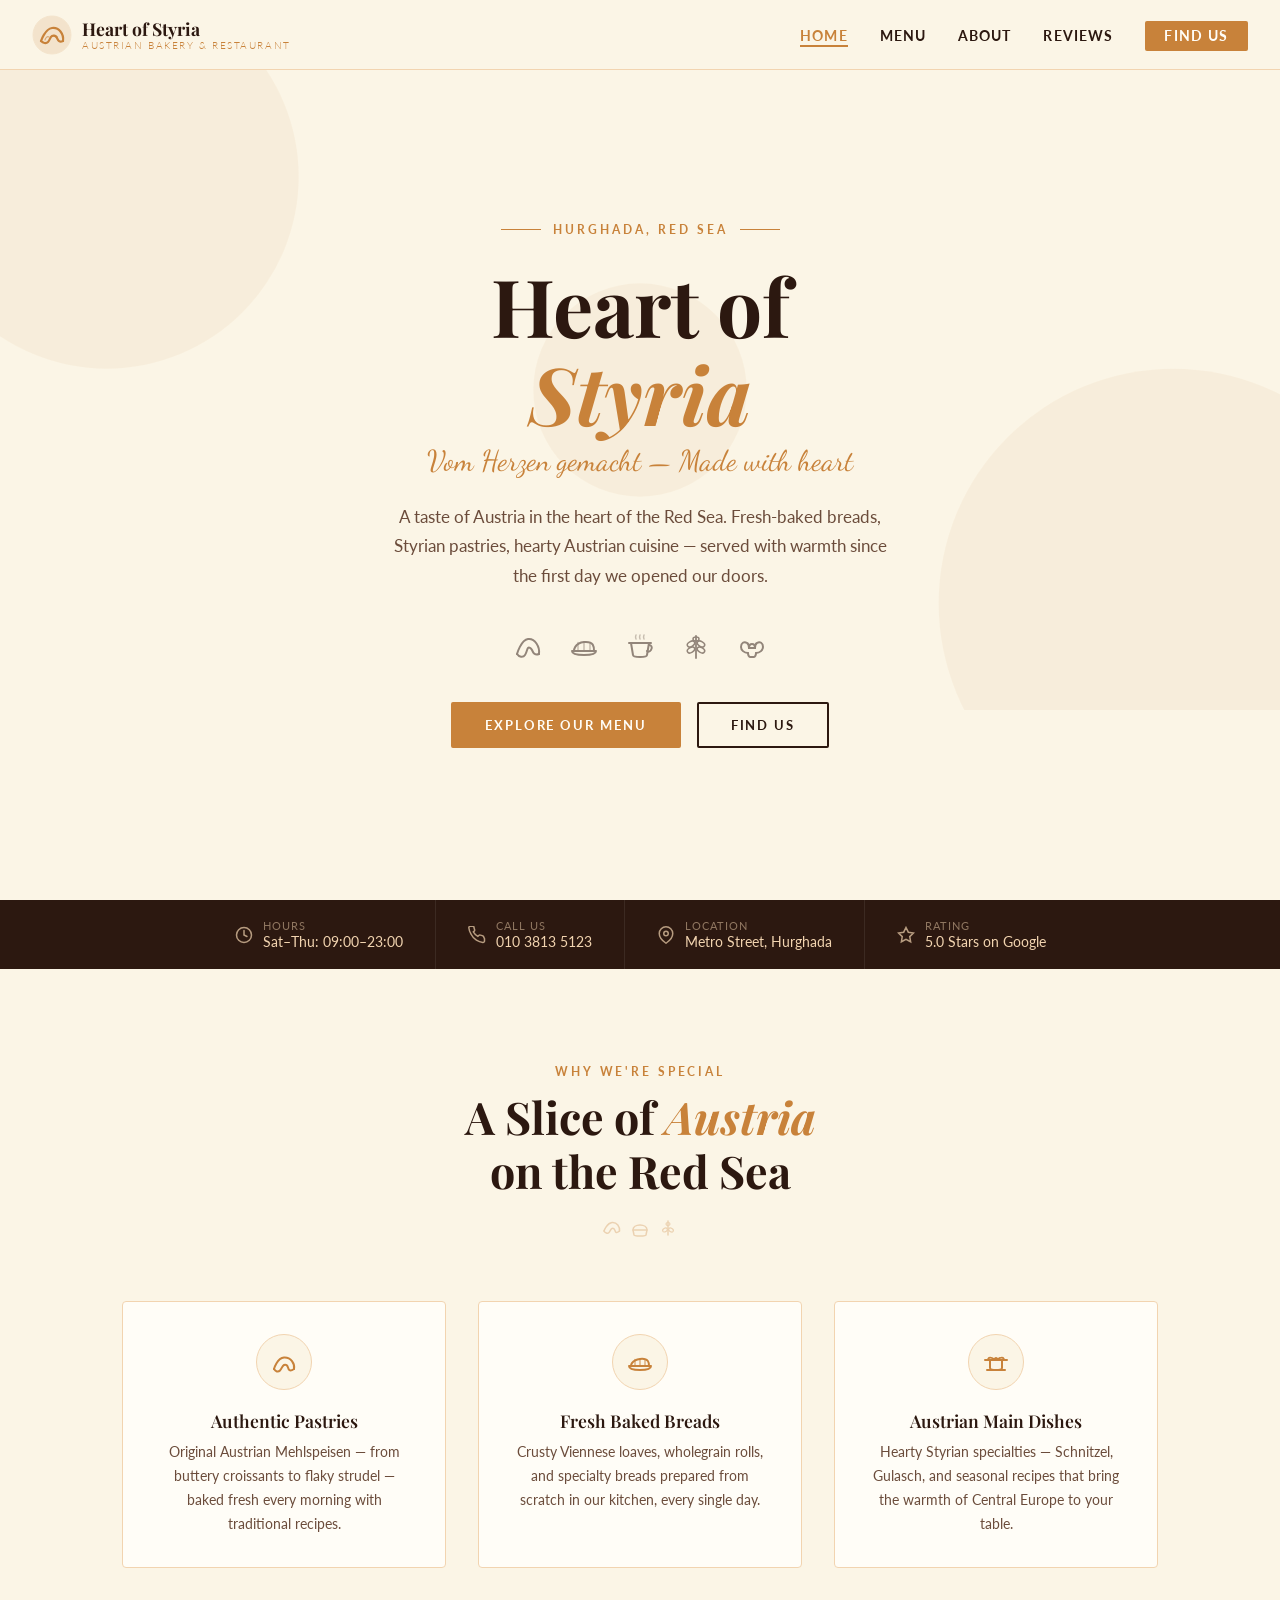
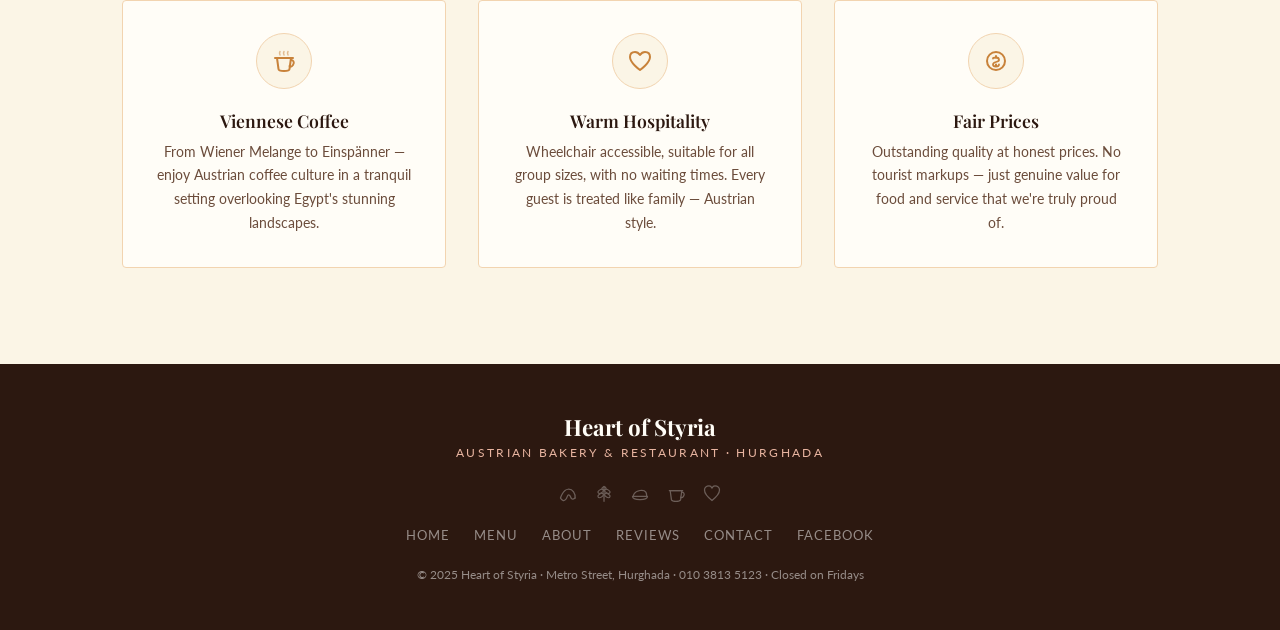
<file: index.html>
<!DOCTYPE html>
<html lang="en">
<head>
<meta charset="UTF-8"/>
<meta name="viewport" content="width=device-width, initial-scale=1.0"/>
<title>Heart of Styria – Austrian Bakery & Restaurant, Hurghada</title>
<link href="https://fonts.googleapis.com/css2?family=Playfair+Display:ital,wght@0,400;0,600;0,700;1,400;1,600&family=Lato:wght@300;400;700&family=Dancing+Script:wght@600&display=swap" rel="stylesheet"/>
<style>
  :root {
    --cream: #FBF5E6;
    --espresso: #2C1810;
    --amber: #C8823A;
    --rose: #E8B4A0;
    --sage: #8B9E7A;
    --warm-white: #FFFDF7;
    --light-amber: #F2D4B0;
    --dark-amber: #9E5F1E;
  }

  *, *::before, *::after { box-sizing: border-box; margin: 0; padding: 0; }

  html { scroll-behavior: smooth; }

  body {
    font-family: 'Lato', sans-serif;
    background: var(--cream);
    color: var(--espresso);
    overflow-x: hidden;
  }

  /* ===================== NAV ===================== */
  nav {
    position: fixed; top: 0; left: 0; right: 0; z-index: 100;
    background: rgba(251,245,230,0.97);
    backdrop-filter: blur(8px);
    border-bottom: 1px solid var(--light-amber);
    padding: 0 2rem;
    display: flex; align-items: center; justify-content: space-between;
    height: 70px;
  }

  .nav-logo {
    display: flex; align-items: center; gap: 10px;
    text-decoration: none;
  }
  .nav-logo-icon { width: 40px; height: 40px; }
  .nav-logo-text {
    font-family: 'Playfair Display', serif;
    font-size: 1.1rem;
    font-weight: 700;
    color: var(--espresso);
    line-height: 1.2;
  }
  .nav-logo-text span {
    display: block;
    font-size: 0.65rem;
    font-family: 'Lato', sans-serif;
    font-weight: 300;
    letter-spacing: 0.15em;
    color: var(--amber);
    text-transform: uppercase;
  }

  .nav-links {
    display: flex; gap: 2rem; list-style: none;
  }
  .nav-links a {
    text-decoration: none;
    font-size: 0.85rem;
    letter-spacing: 0.08em;
    text-transform: uppercase;
    color: var(--espresso);
    font-weight: 700;
    position: relative;
    padding-bottom: 3px;
    transition: color 0.2s;
  }
  .nav-links a::after {
    content: '';
    position: absolute; bottom: 0; left: 0; right: 0;
    height: 2px; background: var(--amber);
    transform: scaleX(0); transition: transform 0.2s;
  }
  .nav-links a:hover, .nav-links a.active { color: var(--amber); }
  .nav-links a:hover::after, .nav-links a.active::after { transform: scaleX(1); }

  .nav-cta {
    background: var(--amber);
    color: var(--warm-white) !important;
    padding: 0.45rem 1.2rem !important;
    border-radius: 2px;
    letter-spacing: 0.1em !important;
  }
  .nav-cta::after { display: none !important; }
  .nav-cta:hover { background: var(--dark-amber); color: var(--warm-white) !important; }

  .hamburger {
    display: none;
    flex-direction: column; gap: 5px; cursor: pointer;
    background: none; border: none; padding: 4px;
  }
  .hamburger span {
    width: 24px; height: 2px; background: var(--espresso); display: block;
    transition: all 0.3s;
  }

  /* ===================== PAGES ===================== */
  .page { display: none; padding-top: 70px; min-height: 100vh; }
  .page.active { display: block; }

  /* ===================== HOME ===================== */
  .hero {
    min-height: calc(100vh - 70px);
    display: flex; align-items: center; justify-content: center;
    position: relative;
    background: var(--cream);
    overflow: hidden;
    padding: 4rem 2rem;
  }

  .hero-bg-decor {
    position: absolute; inset: 0;
    pointer-events: none;
    opacity: 0.06;
  }

  .hero-content {
    text-align: center; max-width: 700px; position: relative; z-index: 2;
  }

  .hero-eyebrow {
    display: flex; align-items: center; justify-content: center; gap: 12px;
    margin-bottom: 1.5rem;
  }
  .hero-eyebrow-line {
    width: 40px; height: 1px; background: var(--amber);
  }
  .hero-eyebrow-text {
    font-size: 0.75rem;
    letter-spacing: 0.25em;
    text-transform: uppercase;
    color: var(--amber);
    font-weight: 700;
  }

  .hero-title {
    font-family: 'Playfair Display', serif;
    font-size: clamp(2.8rem, 7vw, 5rem);
    font-weight: 700;
    line-height: 1.1;
    color: var(--espresso);
    margin-bottom: 0.4rem;
  }
  .hero-title em {
    font-style: italic;
    color: var(--amber);
  }

  .hero-subtitle {
    font-family: 'Dancing Script', cursive;
    font-size: clamp(1.3rem, 3vw, 1.8rem);
    color: var(--amber);
    margin-bottom: 1.5rem;
  }

  .hero-desc {
    font-size: 1.05rem;
    line-height: 1.75;
    color: #6B4C3B;
    max-width: 520px;
    margin: 0 auto 2.5rem;
  }

  .hero-icons {
    display: flex; justify-content: center; gap: 1.5rem; margin-bottom: 2.5rem;
    opacity: 0.5;
  }
  .hero-icons svg { width: 32px; height: 32px; }

  .btn {
    display: inline-block;
    padding: 0.8rem 2rem;
    font-size: 0.8rem;
    letter-spacing: 0.15em;
    text-transform: uppercase;
    font-weight: 700;
    text-decoration: none;
    border-radius: 2px;
    cursor: pointer;
    transition: all 0.2s;
    border: 2px solid transparent;
  }
  .btn-primary {
    background: var(--amber);
    color: var(--warm-white);
    border-color: var(--amber);
  }
  .btn-primary:hover {
    background: var(--dark-amber);
    border-color: var(--dark-amber);
  }
  .btn-outline {
    background: transparent;
    color: var(--espresso);
    border-color: var(--espresso);
  }
  .btn-outline:hover {
    background: var(--espresso);
    color: var(--warm-white);
  }

  .hero-btns { display: flex; gap: 1rem; justify-content: center; flex-wrap: wrap; }

  /* info strip */
  .info-strip {
    background: var(--espresso);
    color: var(--light-amber);
    display: flex; flex-wrap: wrap;
    justify-content: center;
    gap: 0; 
  }
  .info-strip-item {
    display: flex; align-items: center; gap: 10px;
    padding: 1.2rem 2rem;
    border-right: 1px solid rgba(255,255,255,0.08);
    font-size: 0.85rem;
  }
  .info-strip-item:last-child { border-right: none; }
  .info-strip-item svg { width: 18px; height: 18px; opacity: 0.7; flex-shrink: 0; }

  /* features */
  .features {
    padding: 6rem 2rem;
    max-width: 1100px; margin: 0 auto;
  }
  .section-header { text-align: center; margin-bottom: 4rem; }
  .section-eyebrow {
    font-size: 0.72rem;
    letter-spacing: 0.25em;
    text-transform: uppercase;
    color: var(--amber);
    font-weight: 700;
    margin-bottom: 0.75rem;
  }
  .section-title {
    font-family: 'Playfair Display', serif;
    font-size: clamp(1.8rem, 4vw, 2.8rem);
    font-weight: 700;
    color: var(--espresso);
    line-height: 1.2;
  }
  .section-title em { font-style: italic; color: var(--amber); }

  .divider-icon {
    display: flex; justify-content: center; gap: 8px;
    margin: 1.2rem 0;
    opacity: 0.3;
  }
  .divider-icon svg { width: 20px; height: 20px; }

  .features-grid {
    display: grid;
    grid-template-columns: repeat(auto-fit, minmax(240px, 1fr));
    gap: 2rem;
  }

  .feature-card {
    background: var(--warm-white);
    border: 1px solid var(--light-amber);
    padding: 2rem;
    text-align: center;
    border-radius: 4px;
    transition: transform 0.2s, box-shadow 0.2s;
  }
  .feature-card:hover {
    transform: translateY(-4px);
    box-shadow: 0 12px 32px rgba(44,24,16,0.08);
  }
  .feature-card-icon {
    width: 56px; height: 56px;
    background: var(--cream);
    border: 1px solid var(--light-amber);
    border-radius: 50%;
    display: flex; align-items: center; justify-content: center;
    margin: 0 auto 1.2rem;
  }
  .feature-card-icon svg { width: 28px; height: 28px; }
  .feature-card h3 {
    font-family: 'Playfair Display', serif;
    font-size: 1.1rem;
    font-weight: 600;
    margin-bottom: 0.5rem;
  }
  .feature-card p { font-size: 0.9rem; color: #6B4C3B; line-height: 1.65; }

  /* ===================== MENU ===================== */
  .menu-page { background: var(--cream); }
  .menu-hero {
    background: var(--espresso);
    padding: 5rem 2rem 4rem;
    text-align: center;
    color: var(--warm-white);
  }
  .menu-hero .section-eyebrow { color: var(--rose); }
  .menu-hero .section-title { color: var(--warm-white); }
  .menu-hero .section-title em { color: var(--rose); }

  .menu-content { max-width: 900px; margin: 0 auto; padding: 4rem 2rem; }

  .menu-tabs {
    display: flex; gap: 0.5rem; flex-wrap: wrap;
    margin-bottom: 3rem;
    border-bottom: 2px solid var(--light-amber);
    padding-bottom: 0;
  }
  .menu-tab {
    padding: 0.6rem 1.4rem;
    font-size: 0.78rem;
    letter-spacing: 0.1em;
    text-transform: uppercase;
    font-weight: 700;
    cursor: pointer;
    border: none; background: none;
    color: #9B7B6A;
    border-bottom: 2px solid transparent;
    margin-bottom: -2px;
    transition: all 0.2s;
    display: flex; align-items: center; gap: 7px;
  }
  .menu-tab svg { width: 16px; height: 16px; }
  .menu-tab.active { color: var(--amber); border-bottom-color: var(--amber); }
  .menu-tab:hover { color: var(--amber); }

  .menu-section { display: none; }
  .menu-section.active { display: block; }

  .menu-category-title {
    font-family: 'Playfair Display', serif;
    font-size: 1.5rem;
    font-style: italic;
    color: var(--espresso);
    margin-bottom: 0.5rem;
  }
  .menu-category-desc {
    font-size: 0.9rem; color: #9B7B6A;
    margin-bottom: 2rem;
  }
  .menu-items { display: flex; flex-direction: column; gap: 0; }
  .menu-item {
    display: flex; align-items: flex-start;
    gap: 1rem;
    padding: 1.2rem 0;
    border-bottom: 1px solid var(--light-amber);
  }
  .menu-item-icon {
    width: 36px; height: 36px;
    background: var(--light-amber);
    border-radius: 50%;
    display: flex; align-items: center; justify-content: center;
    flex-shrink: 0; margin-top: 2px;
  }
  .menu-item-icon svg { width: 18px; height: 18px; }
  .menu-item-info { flex: 1; }
  .menu-item-name {
    font-family: 'Playfair Display', serif;
    font-weight: 600; font-size: 1rem;
    margin-bottom: 0.2rem;
  }
  .menu-item-desc { font-size: 0.85rem; color: #9B7B6A; line-height: 1.5; }
  .menu-item-tag {
    display: inline-block;
    font-size: 0.65rem;
    letter-spacing: 0.08em;
    text-transform: uppercase;
    background: var(--cream);
    color: var(--amber);
    border: 1px solid var(--light-amber);
    padding: 0.15rem 0.5rem;
    border-radius: 2px;
    margin-top: 0.3rem;
  }

  /* ===================== ABOUT ===================== */
  .about-hero {
    background: var(--light-amber);
    padding: 5rem 2rem 4rem;
    text-align: center;
  }
  .about-content {
    max-width: 900px; margin: 0 auto; padding: 5rem 2rem;
  }
  .about-split {
    display: grid;
    grid-template-columns: 1fr 1fr;
    gap: 4rem;
    align-items: center;
    margin-bottom: 5rem;
  }
  .about-text-block h3 {
    font-family: 'Playfair Display', serif;
    font-size: 1.6rem; font-weight: 600;
    margin-bottom: 1rem; line-height: 1.3;
  }
  .about-text-block h3 em { font-style: italic; color: var(--amber); }
  .about-text-block p {
    font-size: 0.95rem; line-height: 1.8;
    color: #5A3828; margin-bottom: 1rem;
  }

  .about-visual {
    background: var(--espresso);
    border-radius: 4px;
    padding: 3rem 2rem;
    text-align: center;
    color: var(--warm-white);
  }
  .about-visual svg { width: 80px; height: 80px; opacity: 0.6; margin-bottom: 1rem; }
  .about-visual-title {
    font-family: 'Playfair Display', serif;
    font-size: 1.2rem; font-style: italic;
    color: var(--rose); margin-bottom: 0.5rem;
  }
  .about-visual-text { font-size: 0.85rem; color: rgba(255,255,255,0.6); line-height: 1.6; }

  .about-flags {
    display: flex; gap: 1.5rem; flex-wrap: wrap; margin: 2rem 0;
  }
  .about-flag {
    display: flex; align-items: center; gap: 8px;
    font-size: 0.85rem; font-weight: 700;
    letter-spacing: 0.05em;
  }

  .values-grid {
    display: grid;
    grid-template-columns: repeat(auto-fit, minmax(200px, 1fr));
    gap: 1.5rem;
    margin-top: 3rem;
  }
  .value-card {
    padding: 1.8rem 1.5rem;
    border-top: 3px solid var(--amber);
    background: var(--warm-white);
  }
  .value-card svg { width: 32px; height: 32px; margin-bottom: 1rem; }
  .value-card h4 {
    font-family: 'Playfair Display', serif;
    font-size: 1rem; font-weight: 600;
    margin-bottom: 0.5rem;
  }
  .value-card p { font-size: 0.85rem; color: #6B4C3B; line-height: 1.6; }

  /* ===================== REVIEWS ===================== */
  .reviews-hero {
    background: var(--rose);
    padding: 5rem 2rem 4rem;
    text-align: center;
  }
  .reviews-hero .section-title { color: var(--espresso); }

  .reviews-content { max-width: 900px; margin: 0 auto; padding: 5rem 2rem; }

  .stars { color: var(--amber); font-size: 1.1rem; letter-spacing: 2px; margin-bottom: 0.5rem; }

  .reviews-overall {
    text-align: center;
    padding: 3rem;
    background: var(--espresso);
    color: var(--warm-white);
    margin-bottom: 4rem;
    border-radius: 4px;
  }
  .reviews-overall-score {
    font-family: 'Playfair Display', serif;
    font-size: 5rem; font-weight: 700;
    color: var(--amber);
    line-height: 1;
  }
  .reviews-overall-text { font-size: 0.85rem; color: rgba(255,255,255,0.6); margin-top: 0.5rem; }

  .reviews-grid {
    display: grid; gap: 1.5rem;
    grid-template-columns: repeat(auto-fit, minmax(280px, 1fr));
  }

  .review-card {
    background: var(--warm-white);
    border: 1px solid var(--light-amber);
    padding: 2rem;
    border-radius: 4px;
    position: relative;
  }
  .review-card::before {
    content: '\201C';
    position: absolute; top: 0.5rem; right: 1.5rem;
    font-family: 'Playfair Display', serif;
    font-size: 5rem;
    color: var(--light-amber);
    line-height: 1;
  }
  .review-author {
    display: flex; align-items: center; gap: 12px;
    margin-bottom: 1rem;
  }
  .review-avatar {
    width: 42px; height: 42px;
    background: var(--amber);
    border-radius: 50%;
    display: flex; align-items: center; justify-content: center;
    color: white; font-weight: 700;
    font-size: 0.9rem; flex-shrink: 0;
  }
  .review-name { font-weight: 700; font-size: 0.9rem; }
  .review-date { font-size: 0.75rem; color: #9B7B6A; }
  .review-text { font-size: 0.9rem; line-height: 1.7; color: #5A3828; }

  .review-attributes {
    display: flex; gap: 1rem; flex-wrap: wrap; margin-top: 1rem;
  }
  .review-attribute {
    font-size: 0.72rem;
    text-transform: uppercase;
    letter-spacing: 0.07em;
    color: var(--sage);
    font-weight: 700;
    display: flex; align-items: center; gap: 4px;
  }
  .review-attribute::before { content: '✓'; }

  /* ===================== CONTACT ===================== */
  .contact-hero {
    background: var(--sage);
    padding: 5rem 2rem 4rem;
    text-align: center;
  }
  .contact-hero .section-title { color: var(--warm-white); }
  .contact-hero .section-eyebrow { color: var(--light-amber); }

  .contact-content { max-width: 900px; margin: 0 auto; padding: 5rem 2rem; }

  .contact-grid {
    display: grid;
    grid-template-columns: 1fr 1fr;
    gap: 4rem;
  }

  .contact-info h3 {
    font-family: 'Playfair Display', serif;
    font-size: 1.5rem; font-weight: 600;
    margin-bottom: 2rem;
    color: var(--espresso);
  }

  .contact-detail {
    display: flex; gap: 1rem; align-items: flex-start;
    margin-bottom: 1.8rem;
  }
  .contact-detail-icon {
    width: 40px; height: 40px;
    background: var(--light-amber);
    border-radius: 50%;
    display: flex; align-items: center; justify-content: center;
    flex-shrink: 0;
  }
  .contact-detail-icon svg { width: 18px; height: 18px; }
  .contact-detail-label {
    font-size: 0.72rem;
    letter-spacing: 0.1em;
    text-transform: uppercase;
    color: var(--amber);
    font-weight: 700;
    margin-bottom: 0.3rem;
  }
  .contact-detail-text { font-size: 0.95rem; color: var(--espresso); line-height: 1.6; }
  .contact-detail-text a { color: var(--espresso); text-decoration: none; }
  .contact-detail-text a:hover { color: var(--amber); }

  .hours-table { width: 100%; border-collapse: collapse; margin-top: 0.5rem; }
  .hours-table tr:last-child td { padding-bottom: 0; }
  .hours-table td { padding: 0.25rem 0; font-size: 0.9rem; }
  .hours-table td:first-child { font-weight: 700; color: var(--espresso); }
  .hours-table td:last-child { color: #9B7B6A; text-align: right; }
  .hours-table tr.closed td { color: #C0392B !important; }

  .contact-map-card {
    background: var(--espresso);
    border-radius: 4px;
    padding: 2.5rem;
    color: var(--warm-white);
    display: flex; flex-direction: column; justify-content: space-between;
    min-height: 400px;
  }
  .map-top { flex: 1; }
  .map-icon {
    width: 70px; height: 70px;
    margin: 0 auto 1.5rem;
    opacity: 0.5;
  }
  .map-title {
    font-family: 'Playfair Display', serif;
    font-size: 1.3rem; font-style: italic;
    color: var(--rose); margin-bottom: 0.8rem;
    text-align: center;
  }
  .map-address {
    font-size: 0.9rem; color: rgba(255,255,255,0.6);
    text-align: center; line-height: 1.7;
    margin-bottom: 2rem;
  }
  .map-actions { display: flex; flex-direction: column; gap: 0.8rem; }
  .map-btn {
    display: flex; align-items: center; justify-content: center; gap: 8px;
    padding: 0.75rem;
    border: 1px solid rgba(255,255,255,0.2);
    border-radius: 2px;
    color: var(--warm-white);
    text-decoration: none;
    font-size: 0.8rem;
    letter-spacing: 0.1em;
    text-transform: uppercase;
    font-weight: 700;
    transition: all 0.2s;
  }
  .map-btn:hover { background: rgba(255,255,255,0.08); }
  .map-btn.primary-btn {
    background: var(--amber); border-color: var(--amber);
  }
  .map-btn.primary-btn:hover { background: var(--dark-amber); }
  .map-btn svg { width: 16px; height: 16px; }

  /* ===================== FOOTER ===================== */
  footer {
    background: var(--espresso);
    color: rgba(255,255,255,0.5);
    padding: 3rem 2rem;
    text-align: center;
  }
  .footer-logo {
    font-family: 'Playfair Display', serif;
    font-size: 1.4rem; font-weight: 700;
    color: var(--warm-white);
    margin-bottom: 0.3rem;
  }
  .footer-sub {
    font-size: 0.72rem; letter-spacing: 0.2em;
    text-transform: uppercase; color: var(--rose);
    margin-bottom: 1.5rem;
  }
  .footer-icons {
    display: flex; justify-content: center; gap: 1rem;
    margin-bottom: 1.5rem; opacity: 0.3;
  }
  .footer-icons svg { width: 20px; height: 20px; }
  .footer-links {
    display: flex; justify-content: center; gap: 1.5rem;
    flex-wrap: wrap; margin-bottom: 1.5rem;
  }
  .footer-links a {
    color: rgba(255,255,255,0.5);
    text-decoration: none;
    font-size: 0.8rem;
    letter-spacing: 0.08em;
    text-transform: uppercase;
    transition: color 0.2s;
  }
  .footer-links a:hover { color: var(--amber); }
  .footer-copy { font-size: 0.78rem; }

  /* ===================== MOBILE ===================== */
  @media (max-width: 768px) {
    .nav-links { display: none; flex-direction: column; gap: 0; }
    .nav-links.open {
      display: flex;
      position: fixed; top: 70px; left: 0; right: 0;
      background: var(--cream);
      border-bottom: 1px solid var(--light-amber);
      padding: 1rem 0;
    }
    .nav-links a {
      display: block;
      padding: 0.9rem 2rem;
      border-bottom: 1px solid var(--light-amber);
    }
    .nav-links a::after { display: none; }
    .hamburger { display: flex; }
    .about-split, .contact-grid { grid-template-columns: 1fr; gap: 2rem; }
    .info-strip-item { flex: 1 1 50%; border-right: none; border-bottom: 1px solid rgba(255,255,255,0.08); }
    .hero-title { font-size: 2.4rem; }
  }
</style>
</head>
<body>

<!-- NAV -->
<nav id="main-nav">
  <a class="nav-logo" href="#" onclick="showPage('home')">
    <svg class="nav-logo-icon" viewBox="0 0 40 40" fill="none" xmlns="http://www.w3.org/2000/svg">
      <!-- Croissant logo -->
      <circle cx="20" cy="20" r="19" fill="#C8823A" opacity="0.15" stroke="#C8823A" stroke-width="1"/>
      <path d="M9 26 C9 26, 13 14, 20 13 C27 12, 32 19, 31 26" stroke="#C8823A" stroke-width="2.2" stroke-linecap="round" fill="none"/>
      <path d="M9 26 C11 28, 14 29, 16 27 C18 25, 18 22, 20 21 C22 20, 24 21, 25 23 C26 25, 27 28, 31 26" stroke="#C8823A" stroke-width="2.2" stroke-linecap="round" fill="none"/>
      <path d="M13 25 C13.5 23, 15 21, 17 22" stroke="#C8823A" stroke-width="1.2" stroke-linecap="round" fill="none" opacity="0.6"/>
      <path d="M21 21 C22 20, 24 20.5, 25.5 22" stroke="#C8823A" stroke-width="1.2" stroke-linecap="round" fill="none" opacity="0.6"/>
    </svg>
    <div class="nav-logo-text">
      Heart of Styria
      <span>Austrian Bakery & Restaurant</span>
    </div>
  </a>

  <ul class="nav-links" id="nav-links">
    <li><a href="#" onclick="showPage('home')" class="active" data-page="home">Home</a></li>
    <li><a href="#" onclick="showPage('menu')" data-page="menu">Menu</a></li>
    <li><a href="#" onclick="showPage('about')" data-page="about">About</a></li>
    <li><a href="#" onclick="showPage('reviews')" data-page="reviews">Reviews</a></li>
    <li><a href="#" onclick="showPage('contact')" class="nav-cta" data-page="contact">Find Us</a></li>
  </ul>

  <button class="hamburger" id="hamburger" onclick="toggleMenu()" aria-label="Menu">
    <span></span><span></span><span></span>
  </button>
</nav>

<!-- ===== HOME PAGE ===== -->
<div class="page active" id="page-home">

  <section class="hero">
    <!-- Background decoration -->
    <svg class="hero-bg-decor" viewBox="0 0 1200 600" xmlns="http://www.w3.org/2000/svg">
      <circle cx="100" cy="100" r="180" fill="#C8823A"/>
      <circle cx="1100" cy="500" r="220" fill="#C8823A"/>
      <circle cx="600" cy="300" r="100" fill="#C8823A"/>
    </svg>

    <div class="hero-content">
      <div class="hero-eyebrow">
        <div class="hero-eyebrow-line"></div>
        <span class="hero-eyebrow-text">Hurghada, Red Sea</span>
        <div class="hero-eyebrow-line"></div>
      </div>

      <h1 class="hero-title">Heart of<br><em>Styria</em></h1>
      <p class="hero-subtitle">Vom Herzen gemacht — Made with heart</p>
      <p class="hero-desc">A taste of Austria in the heart of the Red Sea. Fresh-baked breads, Styrian pastries, hearty Austrian cuisine — served with warmth since the first day we opened our doors.</p>

      <div class="hero-icons">
        <!-- Croissant -->
        <svg viewBox="0 0 32 32" fill="none" xmlns="http://www.w3.org/2000/svg">
          <path d="M5 24 C5 24, 9 10, 16 9 C23 8, 28 17, 27 24" stroke="#2C1810" stroke-width="2" stroke-linecap="round" fill="none"/>
          <path d="M5 24 C7 27, 11 28, 13 25 C15 22, 15 19, 16 18 C17 17, 19 18, 20 20 C21 22, 22 26, 27 24" stroke="#2C1810" stroke-width="2" stroke-linecap="round" fill="none"/>
        </svg>
        <!-- Bread loaf -->
        <svg viewBox="0 0 32 32" fill="none" xmlns="http://www.w3.org/2000/svg">
          <path d="M6 21 C6 21, 6 13, 16 12 C26 11, 26 17, 26 21" stroke="#2C1810" stroke-width="2" stroke-linecap="round" fill="none"/>
          <path d="M4 21 C4 23, 6 25, 16 25 C26 25, 28 23, 28 21 L4 21Z" stroke="#2C1810" stroke-width="2" stroke-linecap="round" stroke-linejoin="round" fill="none"/>
          <path d="M10 21 L10 12.5M16 21 L16 12M22 21 L22 13" stroke="#2C1810" stroke-width="1.5" stroke-linecap="round" opacity="0.5"/>
        </svg>
        <!-- Coffee cup -->
        <svg viewBox="0 0 32 32" fill="none" xmlns="http://www.w3.org/2000/svg">
          <path d="M7 13 L9 25 C9 26, 10 27, 16 27 C22 27, 23 26, 23 25 L25 13Z" stroke="#2C1810" stroke-width="2" stroke-linecap="round" stroke-linejoin="round" fill="none"/>
          <path d="M25 15 C27 15, 29 17, 27 20 C25 23, 23 21, 23 21" stroke="#2C1810" stroke-width="2" stroke-linecap="round" fill="none"/>
          <path d="M12 9 C12 9, 11 7, 12 5M16 9 C16 9, 15 7, 16 5M20 9 C20 9, 19 7, 20 5" stroke="#2C1810" stroke-width="1.5" stroke-linecap="round" opacity="0.5"/>
          <line x1="5" y1="13" x2="27" y2="13" stroke="#2C1810" stroke-width="2" stroke-linecap="round"/>
        </svg>
        <!-- Wheat -->
        <svg viewBox="0 0 32 32" fill="none" xmlns="http://www.w3.org/2000/svg">
          <line x1="16" y1="28" x2="16" y2="6" stroke="#2C1810" stroke-width="1.8" stroke-linecap="round"/>
          <ellipse cx="11" cy="20" rx="4" ry="2.5" transform="rotate(-30 11 20)" stroke="#2C1810" stroke-width="1.5" fill="none"/>
          <ellipse cx="21" cy="20" rx="4" ry="2.5" transform="rotate(30 21 20)" stroke="#2C1810" stroke-width="1.5" fill="none"/>
          <ellipse cx="11" cy="14" rx="4" ry="2.5" transform="rotate(-30 11 14)" stroke="#2C1810" stroke-width="1.5" fill="none"/>
          <ellipse cx="21" cy="14" rx="4" ry="2.5" transform="rotate(30 21 14)" stroke="#2C1810" stroke-width="1.5" fill="none"/>
          <ellipse cx="16" cy="9" rx="3" ry="2" stroke="#2C1810" stroke-width="1.5" fill="none"/>
        </svg>
        <!-- Pretzel -->
        <svg viewBox="0 0 32 32" fill="none" xmlns="http://www.w3.org/2000/svg">
          <path d="M12 23 C8 23, 5 20, 5 17 C5 13, 8 11, 11 13 C13 14, 13 16, 13 18 L19 18 C19 16, 19 14, 21 13 C24 11, 27 13, 27 17 C27 20, 24 23, 20 23" stroke="#2C1810" stroke-width="2" stroke-linecap="round" fill="none"/>
          <path d="M12 23 C12 25, 13 27, 14 27 L18 27 C19 27, 20 25, 20 23" stroke="#2C1810" stroke-width="2" stroke-linecap="round" fill="none"/>
          <path d="M13 18 C13 16, 14 14, 16 14 C18 14, 19 16, 19 18" stroke="#2C1810" stroke-width="2" stroke-linecap="round" fill="none"/>
        </svg>
      </div>

      <div class="hero-btns">
        <a class="btn btn-primary" href="#" onclick="showPage('menu')">Explore Our Menu</a>
        <a class="btn btn-outline" href="#" onclick="showPage('contact')">Find Us</a>
      </div>
    </div>
  </section>

  <!-- Info Strip -->
  <div class="info-strip">
    <div class="info-strip-item">
      <svg viewBox="0 0 24 24" fill="none" stroke="currentColor" stroke-width="2" stroke-linecap="round">
        <circle cx="12" cy="12" r="10"/><polyline points="12 6 12 12 16 14"/>
      </svg>
      <div>
        <div style="font-size:0.7rem;letter-spacing:0.1em;text-transform:uppercase;opacity:0.5;margin-bottom:2px">Hours</div>
        Sat–Thu: 09:00–23:00
      </div>
    </div>
    <div class="info-strip-item">
      <svg viewBox="0 0 24 24" fill="none" stroke="currentColor" stroke-width="2" stroke-linecap="round">
        <path d="M22 16.92v3a2 2 0 0 1-2.18 2 19.79 19.79 0 0 1-8.63-3.07A19.5 19.5 0 0 1 4.15 11 19.79 19.79 0 0 1 1.08 2.38 2 2 0 0 1 3.04.2h3a2 2 0 0 1 2 1.72c.127.96.361 1.903.7 2.81a2 2 0 0 1-.45 2.11L7.09 7.91a16 16 0 0 0 6 6l1.27-1.27a2 2 0 0 1 2.11-.45c.907.339 1.85.573 2.81.7A2 2 0 0 1 21 14.92z"/>
      </svg>
      <div>
        <div style="font-size:0.7rem;letter-spacing:0.1em;text-transform:uppercase;opacity:0.5;margin-bottom:2px">Call us</div>
        010 3813 5123
      </div>
    </div>
    <div class="info-strip-item">
      <svg viewBox="0 0 24 24" fill="none" stroke="currentColor" stroke-width="2" stroke-linecap="round">
        <path d="M21 10c0 7-9 13-9 13s-9-6-9-13a9 9 0 0 1 18 0z"/><circle cx="12" cy="10" r="3"/>
      </svg>
      <div>
        <div style="font-size:0.7rem;letter-spacing:0.1em;text-transform:uppercase;opacity:0.5;margin-bottom:2px">Location</div>
        Metro Street, Hurghada
      </div>
    </div>
    <div class="info-strip-item">
      <svg viewBox="0 0 24 24" fill="none" stroke="currentColor" stroke-width="2" stroke-linecap="round">
        <polygon points="12 2 15.09 8.26 22 9.27 17 14.14 18.18 21.02 12 17.77 5.82 21.02 7 14.14 2 9.27 8.91 8.26 12 2"/>
      </svg>
      <div>
        <div style="font-size:0.7rem;letter-spacing:0.1em;text-transform:uppercase;opacity:0.5;margin-bottom:2px">Rating</div>
        5.0 Stars on Google
      </div>
    </div>
  </div>

  <!-- Features -->
  <section class="features">
    <div class="section-header">
      <p class="section-eyebrow">Why We're Special</p>
      <h2 class="section-title">A Slice of <em>Austria</em><br>on the Red Sea</h2>
      <div class="divider-icon">
        <svg viewBox="0 0 20 20" fill="none"><path d="M2 14 C2 14, 5 6, 10 5.5 C15 5, 18 10, 17.5 14" stroke="#C8823A" stroke-width="1.5" stroke-linecap="round"/><path d="M2 14 C3 16, 5.5 17, 7 15.5 C8.5 14, 8.5 12, 10 11.5 C11.5 11, 12.5 12, 13 13.5 C13.5 15, 14 17, 17.5 14" stroke="#C8823A" stroke-width="1.5" stroke-linecap="round"/></svg>
        <svg viewBox="0 0 20 20" fill="none"><path d="M3 13 L4 18 C4 18.5, 5 19, 10 19 C15 19, 16 18.5, 16 18 L17 13Z" stroke="#C8823A" stroke-width="1.5" stroke-linecap="round" stroke-linejoin="round"/><path d="M3 13 C3 10, 6 8, 10 8 C14 8, 17 10, 17 13" stroke="#C8823A" stroke-width="1.5" stroke-linecap="round"/></svg>
        <svg viewBox="0 0 20 20" fill="none"><line x1="10" y1="18" x2="10" y2="4" stroke="#C8823A" stroke-width="1.5" stroke-linecap="round"/><ellipse cx="7" cy="13" rx="2.5" ry="1.8" transform="rotate(-30 7 13)" stroke="#C8823A" stroke-width="1.2" fill="none"/><ellipse cx="13" cy="13" rx="2.5" ry="1.8" transform="rotate(30 13 13)" stroke="#C8823A" stroke-width="1.2" fill="none"/><ellipse cx="10" cy="7" rx="2" ry="1.5" stroke="#C8823A" stroke-width="1.2" fill="none"/></svg>
      </div>
    </div>

    <div class="features-grid">
      <div class="feature-card">
        <div class="feature-card-icon">
          <!-- Croissant -->
          <svg viewBox="0 0 28 28" fill="none" xmlns="http://www.w3.org/2000/svg">
            <path d="M4 21 C4 21, 7 10, 14 9.5 C21 9, 25 16, 24 21" stroke="#C8823A" stroke-width="2" stroke-linecap="round" fill="none"/>
            <path d="M4 21 C5.5 23.5, 8 24.5, 10 22.5 C12 20.5, 12 18, 14 17 C16 16, 17.5 17.5, 18 19.5 C18.5 21.5, 19.5 24, 24 21" stroke="#C8823A" stroke-width="2" stroke-linecap="round" fill="none"/>
          </svg>
        </div>
        <h3>Authentic Pastries</h3>
        <p>Original Austrian Mehlspeisen — from buttery croissants to flaky strudel — baked fresh every morning with traditional recipes.</p>
      </div>
      <div class="feature-card">
        <div class="feature-card-icon">
          <!-- Bread loaf -->
          <svg viewBox="0 0 28 28" fill="none" xmlns="http://www.w3.org/2000/svg">
            <path d="M5 18 C5 18, 5 12, 14 11 C23 10, 23 15, 23 18" stroke="#C8823A" stroke-width="2" stroke-linecap="round" fill="none"/>
            <path d="M3 18 C3 20, 5 22, 14 22 C23 22, 25 20, 25 18 L3 18Z" stroke="#C8823A" stroke-width="2" stroke-linecap="round" stroke-linejoin="round" fill="none"/>
            <path d="M9 18 L9 11.5M14 18 L14 11M19 18 L19 12" stroke="#C8823A" stroke-width="1.5" stroke-linecap="round" opacity="0.6"/>
          </svg>
        </div>
        <h3>Fresh Baked Breads</h3>
        <p>Crusty Viennese loaves, wholegrain rolls, and specialty breads prepared from scratch in our kitchen, every single day.</p>
      </div>
      <div class="feature-card">
        <div class="feature-card-icon">
          <!-- Pot/main dishes -->
          <svg viewBox="0 0 28 28" fill="none" xmlns="http://www.w3.org/2000/svg">
            <path d="M8 12 L8 20 C8 21, 9 22, 14 22 C19 22, 20 21, 20 20 L20 12Z" stroke="#C8823A" stroke-width="2" stroke-linecap="round" stroke-linejoin="round" fill="none"/>
            <path d="M6 12 L22 12" stroke="#C8823A" stroke-width="2" stroke-linecap="round"/>
            <path d="M6 12 C6 10, 7.5 9, 10 10 C11 10.5, 11 11, 12 11C13 11, 13 10, 14 10 C15 10, 15 11, 16 11 C17 11, 17 10, 18 10 C20.5 9, 22 10, 22 12" stroke="#C8823A" stroke-width="1.8" stroke-linecap="round" fill="none"/>
            <path d="M5 22 L23 22" stroke="#C8823A" stroke-width="2" stroke-linecap="round"/>
            <path d="M5 12 L3 12M23 12 L25 12" stroke="#C8823A" stroke-width="2" stroke-linecap="round"/>
          </svg>
        </div>
        <h3>Austrian Main Dishes</h3>
        <p>Hearty Styrian specialties — Schnitzel, Gulasch, and seasonal recipes that bring the warmth of Central Europe to your table.</p>
      </div>
      <div class="feature-card">
        <div class="feature-card-icon">
          <!-- Coffee cup -->
          <svg viewBox="0 0 28 28" fill="none" xmlns="http://www.w3.org/2000/svg">
            <path d="M7 11 L8.5 22 C8.5 23, 10 24, 14 24 C18 24, 19.5 23, 19.5 22 L21 11Z" stroke="#C8823A" stroke-width="2" stroke-linecap="round" stroke-linejoin="round" fill="none"/>
            <path d="M21 13 C23 13, 25 15, 23 18 C21 21, 19.5 19, 19.5 19" stroke="#C8823A" stroke-width="2" stroke-linecap="round" fill="none"/>
            <path d="M10 8 C10 8, 9 6, 10 4.5M14 8 C14 8, 13 6, 14 4.5M18 8 C18 8, 17 6, 18 4.5" stroke="#C8823A" stroke-width="1.5" stroke-linecap="round" opacity="0.5"/>
            <line x1="5" y1="11" x2="23" y2="11" stroke="#C8823A" stroke-width="2" stroke-linecap="round"/>
          </svg>
        </div>
        <h3>Viennese Coffee</h3>
        <p>From Wiener Melange to Einspänner — enjoy Austrian coffee culture in a tranquil setting overlooking Egypt's stunning landscapes.</p>
      </div>
      <div class="feature-card">
        <div class="feature-card-icon">
          <!-- Heart -->
          <svg viewBox="0 0 28 28" fill="none" xmlns="http://www.w3.org/2000/svg">
            <path d="M14 23 C14 23, 4 16, 4 10 C4 7, 6 5, 9 5 C11.5 5, 13 6.5, 14 8 C15 6.5, 16.5 5, 19 5 C22 5, 24 7, 24 10 C24 16, 14 23, 14 23Z" stroke="#C8823A" stroke-width="2" stroke-linecap="round" stroke-linejoin="round" fill="none"/>
          </svg>
        </div>
        <h3>Warm Hospitality</h3>
        <p>Wheelchair accessible, suitable for all group sizes, with no waiting times. Every guest is treated like family — Austrian style.</p>
      </div>
      <div class="feature-card">
        <div class="feature-card-icon">
          <!-- Coin/value -->
          <svg viewBox="0 0 28 28" fill="none" xmlns="http://www.w3.org/2000/svg">
            <circle cx="14" cy="14" r="9" stroke="#C8823A" stroke-width="2"/>
            <path d="M14 9 L14 10.5M14 17.5 L14 19" stroke="#C8823A" stroke-width="2" stroke-linecap="round"/>
            <path d="M11 11.5 C11 11.5, 11 10.5, 14 10.5 C17 10.5, 17 12, 17 13 C17 14, 16 14.5, 14 15 C12 15.5, 11 16, 11 17.5 C11 19, 12 19.5, 14 19.5 C16 19.5, 17 18.5, 17 17.5" stroke="#C8823A" stroke-width="1.8" stroke-linecap="round" fill="none"/>
          </svg>
        </div>
        <h3>Fair Prices</h3>
        <p>Outstanding quality at honest prices. No tourist markups — just genuine value for food and service that we're truly proud of.</p>
      </div>
    </div>
  </section>

</div>

<!-- ===== MENU PAGE ===== -->
<div class="page" id="page-menu">
  <div class="menu-hero">
    <p class="section-eyebrow">What We Offer</p>
    <h2 class="section-title">Our <em>Menu</em></h2>
    <p style="color:rgba(255,255,255,0.6);margin-top:1rem;font-size:0.95rem;max-width:500px;margin-left:auto;margin-right:auto;line-height:1.7">
      From morning pastries to evening mains — all made with Austrian tradition and Egyptian warmth.
    </p>
  </div>

  <div class="menu-content">
    <div class="menu-tabs">
      <button class="menu-tab active" onclick="showMenuTab('breakfast')">
        <svg viewBox="0 0 16 16" fill="none"><path d="M2 12 L2.8 14 C3 14.5, 4 15, 8 15 C12 15, 13 14.5, 13.2 14 L14 12Z" stroke="currentColor" stroke-width="1.2" stroke-linecap="round"/><path d="M2 12 C2 10, 4 8, 8 8 C12 8, 14 10, 14 12" stroke="currentColor" stroke-width="1.2" stroke-linecap="round"/></svg>
        Breakfast
      </button>
      <button class="menu-tab" onclick="showMenuTab('bakery')">
        <svg viewBox="0 0 16 16" fill="none"><path d="M2 9 C2 9, 4.5 4.5, 8 4.5 C11.5 4.5, 13.5 8, 13 11" stroke="currentColor" stroke-width="1.2" stroke-linecap="round" fill="none"/><path d="M2 11 C2 12, 3 13, 5 12 C6.5 11, 6.5 9.5, 8 9 C9.5 8.5, 10.5 9.5, 10.8 11 C11 12, 12 13, 13 11" stroke="currentColor" stroke-width="1.2" stroke-linecap="round" fill="none"/></svg>
        Bakery
      </button>
      <button class="menu-tab" onclick="showMenuTab('mains')">
        <svg viewBox="0 0 16 16" fill="none"><path d="M4 7 L4 12 C4 12.5, 5 13, 8 13 C11 13, 12 12.5, 12 12 L12 7Z" stroke="currentColor" stroke-width="1.2" stroke-linecap="round" stroke-linejoin="round" fill="none"/><path d="M3 7 L13 7" stroke="currentColor" stroke-width="1.2" stroke-linecap="round"/><path d="M3 7 C3 5.5, 4.5 5, 8 5 C11.5 5, 13 5.5, 13 7" stroke="currentColor" stroke-width="1.1" stroke-linecap="round" fill="none"/></svg>
        Main Dishes
      </button>
      <button class="menu-tab" onclick="showMenuTab('kebab')">
        <svg viewBox="0 0 16 16" fill="none"><line x1="8" y1="2" x2="8" y2="14" stroke="currentColor" stroke-width="1.2" stroke-linecap="round"/><ellipse cx="8" cy="6" rx="3.5" ry="1.5" stroke="currentColor" stroke-width="1" fill="none"/><ellipse cx="8" cy="9.5" rx="3.5" ry="1.5" stroke="currentColor" stroke-width="1" fill="none"/><ellipse cx="8" cy="12.5" rx="2.5" ry="1.2" stroke="currentColor" stroke-width="1" fill="none"/></svg>
        Kebab House
      </button>
      <button class="menu-tab" onclick="showMenuTab('drinks')">
        <svg viewBox="0 0 16 16" fill="none"><path d="M4 7 L4.8 13 C4.8 13.5, 5.8 14, 8 14 C10.2 14, 11.2 13.5, 11.2 13 L12 7Z" stroke="currentColor" stroke-width="1.2" stroke-linecap="round" stroke-linejoin="round" fill="none"/><path d="M12 8.5 C13.2 8.5, 14.5 9.5, 13.5 11.5 C12.5 13.5, 11.2 12, 11.2 12" stroke="currentColor" stroke-width="1.2" stroke-linecap="round" fill="none"/><line x1="3" y1="7" x2="13" y2="7" stroke="currentColor" stroke-width="1.2" stroke-linecap="round"/></svg>
        Drinks
      </button>
      <button class="menu-tab" onclick="showMenuTab('sweets')">
        <svg viewBox="0 0 16 16" fill="none"><path d="M4 8 C4 6, 5.5 4.5, 8 4.5 C10.5 4.5, 12 6, 12 8 L12 11 C12 12, 10.5 13, 8 13 C5.5 13, 4 12, 4 11Z" stroke="currentColor" stroke-width="1.2" fill="none" stroke-linecap="round"/><path d="M8 4.5 L8 3M6 3.5 L7 4.5M10 3.5 L9 4.5" stroke="currentColor" stroke-width="1.2" stroke-linecap="round"/></svg>
        Sweets
      </button>
    </div>

    <!-- Breakfast -->
    <div class="menu-section active" id="menu-breakfast">
      <h3 class="menu-category-title">Frühstück · Breakfast</h3>
      <p class="menu-category-desc">Start your day the Austrian way — freshly prepared every morning from 09:00</p>
      <div class="menu-items">
        <div class="menu-item">
          <div class="menu-item-icon"><svg viewBox="0 0 18 18" fill="none"><path d="M2 13 C2 13, 4.5 6, 9 5.5 C13.5 5, 16.5 10, 16 13" stroke="#C8823A" stroke-width="1.5" stroke-linecap="round"/><path d="M2 13 C3 15, 5.5 15.5, 7 14 C8.5 12.5, 8.5 10.5, 9 10 C9.5 9.5, 11 10.5, 11.5 12 C12 13.5, 12.5 15.5, 16 13" stroke="#C8823A" stroke-width="1.5" stroke-linecap="round" fill="none"/></svg></div>
          <div class="menu-item-info">
            <div class="menu-item-name">Wiener Frühstück</div>
            <div class="menu-item-desc">Classic Viennese breakfast with fresh bread rolls, butter, jam, cheese, cold cuts, and a boiled egg</div>
            <span class="menu-item-tag">House Favourite</span>
          </div>
        </div>
        <div class="menu-item">
          <div class="menu-item-icon"><svg viewBox="0 0 18 18" fill="none"><ellipse cx="9" cy="11" rx="6" ry="3" stroke="#C8823A" stroke-width="1.5" fill="none"/><path d="M3 11 L3 8 C3 6, 5.5 4.5, 9 4.5 C12.5 4.5, 15 6, 15 8 L15 11" stroke="#C8823A" stroke-width="1.5" stroke-linecap="round" fill="none"/></svg></div>
          <div class="menu-item-info">
            <div class="menu-item-name">Styrian Farmers Breakfast</div>
            <div class="menu-item-desc">Scrambled eggs with smoked bacon, roasted potatoes, and seasonal vegetables, served with rye bread</div>
            <span class="menu-item-tag">Hearty</span>
          </div>
        </div>
        <div class="menu-item">
          <div class="menu-item-icon"><svg viewBox="0 0 18 18" fill="none"><path d="M3 13 L3.7 15 C4 15.5, 5 16, 9 16 C13 16, 14 15.5, 14.3 15 L15 13Z" stroke="#C8823A" stroke-width="1.5" stroke-linecap="round"/><path d="M3 13 C3 11, 5.5 9, 9 9 C12.5 9, 15 11, 15 13" stroke="#C8823A" stroke-width="1.5" stroke-linecap="round"/></svg></div>
          <div class="menu-item-info">
            <div class="menu-item-name">Continental Platter</div>
            <div class="menu-item-desc">Assorted fresh pastries, fruit, yoghurt, and your choice of hot drink</div>
          </div>
        </div>
        <div class="menu-item">
          <div class="menu-item-icon"><svg viewBox="0 0 18 18" fill="none"><rect x="3" y="8" width="12" height="8" rx="1" stroke="#C8823A" stroke-width="1.5" fill="none"/><path d="M6 8 L6 6 C6 4.5, 7 3.5, 9 3.5 C11 3.5, 12 4.5, 12 6 L12 8" stroke="#C8823A" stroke-width="1.5" stroke-linecap="round" fill="none"/></svg></div>
          <div class="menu-item-info">
            <div class="menu-item-name">Avocado & Eggs on Sourdough</div>
            <div class="menu-item-desc">House-baked sourdough with smashed avocado, poached eggs, and chilli flakes</div>
            <span class="menu-item-tag">Vegetarian</span>
          </div>
        </div>
      </div>
    </div>

    <!-- Bakery -->
    <div class="menu-section" id="menu-bakery">
      <h3 class="menu-category-title">Bäckerei · Bakery</h3>
      <p class="menu-category-desc">Everything baked in-house daily — from golden croissants to traditional Mehlspeisen</p>
      <div class="menu-items">
        <div class="menu-item">
          <div class="menu-item-icon"><svg viewBox="0 0 18 18" fill="none"><path d="M2 14 C2 14, 4.5 7, 9 6.5 C13.5 6, 16 11, 15.5 14" stroke="#C8823A" stroke-width="1.5" stroke-linecap="round"/><path d="M2 14 C3 16, 5 17, 6.5 15.5 C8 14, 8 12, 9 11.5 C10 11, 11.5 12, 12 13.5 C12.5 15, 13 17, 15.5 14" stroke="#C8823A" stroke-width="1.5" stroke-linecap="round" fill="none"/></svg></div>
          <div class="menu-item-info">
            <div class="menu-item-name">Butter Croissant</div>
            <div class="menu-item-desc">Classic flaky, laminated dough croissant — light, golden, and baked fresh every morning</div>
            <span class="menu-item-tag">Daily Fresh</span>
          </div>
        </div>
        <div class="menu-item">
          <div class="menu-item-icon"><svg viewBox="0 0 18 18" fill="none"><path d="M3 11 C3 11, 3 7, 9 6.5 C15 6, 15 9, 15 11" stroke="#C8823A" stroke-width="1.5" stroke-linecap="round"/><path d="M2 11 C2 12.5, 3.5 13.5, 9 13.5 C14.5 13.5, 16 12.5, 16 11 L2 11Z" stroke="#C8823A" stroke-width="1.5" stroke-linecap="round" stroke-linejoin="round" fill="none"/><path d="M6 11 L6 7M9 11 L9 6.6M12 11 L12 7" stroke="#C8823A" stroke-width="1.2" stroke-linecap="round" opacity="0.5"/></svg></div>
          <div class="menu-item-info">
            <div class="menu-item-name">Sourdough Bread</div>
            <div class="menu-item-desc">Long-fermented sourdough loaf with a crispy crust and open crumb — available whole or sliced</div>
          </div>
        </div>
        <div class="menu-item">
          <div class="menu-item-icon"><svg viewBox="0 0 18 18" fill="none"><path d="M7 15 C5 15, 3 13, 3 11 C3 8.5, 5 7, 7 8 C8.2 8.6, 8.2 10, 8.2 11 L9.8 11 C9.8 10, 9.8 8.6, 11 8 C13 7, 15 8.5, 15 11 C15 13, 13 15, 11 15" stroke="#C8823A" stroke-width="1.5" stroke-linecap="round" fill="none"/><path d="M7 15 C7 16, 8 17, 8.5 17 L9.5 17 C10 17, 11 16, 11 15" stroke="#C8823A" stroke-width="1.5" stroke-linecap="round" fill="none"/><path d="M8.2 11 C8.2 10, 8.5 9, 9 9 C9.5 9, 9.8 10, 9.8 11" stroke="#C8823A" stroke-width="1.5" stroke-linecap="round" fill="none"/></svg></div>
          <div class="menu-item-info">
            <div class="menu-item-name">Laugenbrezel</div>
            <div class="menu-item-desc">Traditional lye pretzel with coarse salt — soft inside, chewy, and deeply aromatic</div>
            <span class="menu-item-tag">Austrian Classic</span>
          </div>
        </div>
        <div class="menu-item">
          <div class="menu-item-icon"><svg viewBox="0 0 18 18" fill="none"><rect x="2" y="6" width="14" height="9" rx="2" stroke="#C8823A" stroke-width="1.5" fill="none"/><path d="M6 6 L6 4 C6 3, 7 2.5, 9 2.5 C11 2.5, 12 3, 12 4 L12 6" stroke="#C8823A" stroke-width="1.5" stroke-linecap="round" fill="none"/><path d="M5 10 L13 10" stroke="#C8823A" stroke-width="1.2" stroke-linecap="round" opacity="0.5"/><path d="M5 12.5 L10 12.5" stroke="#C8823A" stroke-width="1.2" stroke-linecap="round" opacity="0.5"/></svg></div>
          <div class="menu-item-info">
            <div class="menu-item-name">Vollkornbrot</div>
            <div class="menu-item-desc">Dense, hearty wholegrain rye bread — a staple of Austrian households, perfect with butter or cheese</div>
          </div>
        </div>
        <div class="menu-item">
          <div class="menu-item-icon"><svg viewBox="0 0 18 18" fill="none"><path d="M4 11 L5 14 C5.5 15, 7 15.5, 9 15.5 C11 15.5, 12.5 15, 13 14 L14 11Z" stroke="#C8823A" stroke-width="1.5" stroke-linecap="round"/><ellipse cx="9" cy="11" rx="5" ry="2.5" stroke="#C8823A" stroke-width="1.5" fill="none"/><path d="M9 8.5 L9 4M7 5.5 L8.5 7M11 5.5 L9.5 7" stroke="#C8823A" stroke-width="1.3" stroke-linecap="round"/></svg></div>
          <div class="menu-item-info">
            <div class="menu-item-name">Afternoon Pastry Box</div>
            <div class="menu-item-desc">A selection of today's fresh baked goods — ideal to share or take away</div>
            <span class="menu-item-tag">Take Away</span>
          </div>
        </div>
      </div>
    </div>

    <!-- Mains -->
    <div class="menu-section" id="menu-mains">
      <h3 class="menu-category-title">Hauptspeisen · Main Dishes</h3>
      <p class="menu-category-desc">Hearty, soul-warming Austrian cuisine — recipes passed down through generations</p>
      <div class="menu-items">
        <div class="menu-item">
          <div class="menu-item-icon"><svg viewBox="0 0 18 18" fill="none"><path d="M3 10 L3 14 C3 15, 4.5 16, 9 16 C13.5 16, 15 15, 15 14 L15 10" stroke="#C8823A" stroke-width="1.5" stroke-linecap="round" stroke-linejoin="round" fill="none"/><path d="M2 10 L16 10" stroke="#C8823A" stroke-width="1.5" stroke-linecap="round"/><path d="M2 10 C2 7.5, 4.5 6.5, 9 6.5 C13.5 6.5, 16 7.5, 16 10" stroke="#C8823A" stroke-width="1.4" stroke-linecap="round" fill="none"/></svg></div>
          <div class="menu-item-info">
            <div class="menu-item-name">Wiener Schnitzel</div>
            <div class="menu-item-desc">Thin, golden breaded veal escalope served with cucumber salad and a wedge of lemon. A true Viennese icon.</div>
            <span class="menu-item-tag">Signature</span>
          </div>
        </div>
        <div class="menu-item">
          <div class="menu-item-icon"><svg viewBox="0 0 18 18" fill="none"><path d="M4 9 C4 9, 4 6, 9 5.5 C14 5, 14 8, 14 9 L14 13 C14 14, 12 15, 9 15 C6 15, 4 14, 4 13Z" stroke="#C8823A" stroke-width="1.5" fill="none" stroke-linecap="round"/><path d="M6 9 C6 8, 7 7.5, 9 7.5" stroke="#C8823A" stroke-width="1.2" stroke-linecap="round" opacity="0.6"/></svg></div>
          <div class="menu-item-info">
            <div class="menu-item-name">Styrian Beef Gulasch</div>
            <div class="menu-item-desc">Slow-cooked tender beef in a rich paprika sauce, served with Semmelknödel (bread dumplings)</div>
            <span class="menu-item-tag">Slow Cooked</span>
          </div>
        </div>
        <div class="menu-item">
          <div class="menu-item-icon"><svg viewBox="0 0 18 18" fill="none"><circle cx="9" cy="11" r="6" stroke="#C8823A" stroke-width="1.5" fill="none"/><path d="M6 11 C6 9.5, 7.5 8.5, 9 8.5 C10.5 8.5, 12 9.5, 12 11" stroke="#C8823A" stroke-width="1.2" stroke-linecap="round" fill="none" opacity="0.6"/><circle cx="9" cy="11" r="1.5" stroke="#C8823A" stroke-width="1.2" fill="none"/></svg></div>
          <div class="menu-item-info">
            <div class="menu-item-name">Käsespätzle</div>
            <div class="menu-item-desc">Homemade Austrian egg noodles baked with melted cheese and topped with crispy onions. Rich and comforting.</div>
            <span class="menu-item-tag">Vegetarian</span>
          </div>
        </div>
        <div class="menu-item">
          <div class="menu-item-icon"><svg viewBox="0 0 18 18" fill="none"><path d="M3 13 L4 16 C4.5 17, 6 17.5, 9 17.5 C12 17.5, 13.5 17, 14 16 L15 13Z" stroke="#C8823A" stroke-width="1.5" stroke-linecap="round"/><ellipse cx="9" cy="13" rx="6" ry="2.5" stroke="#C8823A" stroke-width="1.5" fill="none"/><path d="M6 10.5 L6 7.5M9 10 L9 7M12 10.5 L12 7.5" stroke="#C8823A" stroke-width="1.2" stroke-linecap="round" opacity="0.5"/><path d="M4 8 C4 6, 6 5, 9 5 C12 5, 14 6, 14 8" stroke="#C8823A" stroke-width="1.4" stroke-linecap="round" fill="none"/></svg></div>
          <div class="menu-item-info">
            <div class="menu-item-name">Tafelspitz</div>
            <div class="menu-item-desc">Viennese boiled prime beef with root vegetables, apple-horseradish, and chive sauce</div>
            <span class="menu-item-tag">Austrian Classic</span>
          </div>
        </div>
      </div>
    </div>

    <!-- Kebab -->
    <div class="menu-section" id="menu-kebab">
      <h3 class="menu-category-title">Kebab House</h3>
      <p class="menu-category-desc">Authentic grilled flavours — the best of both worlds, Austrian and Middle Eastern</p>
      <div class="menu-items">
        <div class="menu-item">
          <div class="menu-item-icon"><svg viewBox="0 0 18 18" fill="none"><line x1="9" y1="2" x2="9" y2="16" stroke="#C8823A" stroke-width="1.5" stroke-linecap="round"/><ellipse cx="9" cy="6.5" rx="4" ry="1.8" stroke="#C8823A" stroke-width="1.2" fill="none"/><ellipse cx="9" cy="10" rx="4" ry="1.8" stroke="#C8823A" stroke-width="1.2" fill="none"/><ellipse cx="9" cy="13" rx="3" ry="1.5" stroke="#C8823A" stroke-width="1.2" fill="none"/></svg></div>
          <div class="menu-item-info">
            <div class="menu-item-name">Mixed Kebab Platter</div>
            <div class="menu-item-desc">Chicken, lamb, and kofta skewers served with flatbread, hummus, salad, and garlic sauce</div>
            <span class="menu-item-tag">For Sharing</span>
          </div>
        </div>
        <div class="menu-item">
          <div class="menu-item-icon"><svg viewBox="0 0 18 18" fill="none"><path d="M3 14 C3 14, 5 9, 9 8.5 C13 8, 15 12, 14.5 14" stroke="#C8823A" stroke-width="1.5" stroke-linecap="round" fill="none"/><path d="M3 14 C4 16, 6 16.5, 7.5 15 C9 13.5, 8.5 11.5, 9 11 C9.5 10.5, 11 11.5, 11.5 13 C12 14.5, 13 16.5, 14.5 14" stroke="#C8823A" stroke-width="1.5" stroke-linecap="round" fill="none"/></svg></div>
          <div class="menu-item-info">
            <div class="menu-item-name">Chicken Shawarma Wrap</div>
            <div class="menu-item-desc">Marinated chicken with pickles, tomatoes, and our house sauce, wrapped in freshly baked flatbread</div>
          </div>
        </div>
        <div class="menu-item">
          <div class="menu-item-icon"><svg viewBox="0 0 18 18" fill="none"><ellipse cx="9" cy="10" rx="7" ry="4" stroke="#C8823A" stroke-width="1.5" fill="none"/><path d="M3 10 L3 12 C3 14, 5.5 15.5, 9 15.5 C12.5 15.5, 15 14, 15 12 L15 10" stroke="#C8823A" stroke-width="1.4" stroke-linecap="round" fill="none"/></svg></div>
          <div class="menu-item-info">
            <div class="menu-item-name">Kofta with Rice</div>
            <div class="menu-item-desc">Spiced minced lamb kofta on a bed of fragrant rice with roasted vegetables and tahini</div>
          </div>
        </div>
      </div>
    </div>

    <!-- Drinks -->
    <div class="menu-section" id="menu-drinks">
      <h3 class="menu-category-title">Getränke · Drinks</h3>
      <p class="menu-category-desc">From Viennese coffee culture to fresh local juices</p>
      <div class="menu-items">
        <div class="menu-item">
          <div class="menu-item-icon"><svg viewBox="0 0 18 18" fill="none"><path d="M4.5 8 L5.3 15 C5.3 15.5, 6.5 16, 9 16 C11.5 16, 12.7 15.5, 12.7 15 L13.5 8Z" stroke="#C8823A" stroke-width="1.5" stroke-linecap="round" stroke-linejoin="round" fill="none"/><path d="M13.5 9.5 C15 9.5, 16.5 11, 15 13 C13.5 15, 12.7 13.5, 12.7 13.5" stroke="#C8823A" stroke-width="1.5" stroke-linecap="round" fill="none"/><line x1="3.5" y1="8" x2="14.5" y2="8" stroke="#C8823A" stroke-width="1.5" stroke-linecap="round"/></svg></div>
          <div class="menu-item-info">
            <div class="menu-item-name">Wiener Melange</div>
            <div class="menu-item-desc">Vienna's iconic coffee — espresso with steamed milk and a hint of foam. The classic Viennese café experience.</div>
            <span class="menu-item-tag">Viennese Classic</span>
          </div>
        </div>
        <div class="menu-item">
          <div class="menu-item-icon"><svg viewBox="0 0 18 18" fill="none"><path d="M5 8 L5.8 15 C6 16, 7 16.5, 9 16.5 C11 16.5, 12 16, 12.2 15 L13 8Z" stroke="#C8823A" stroke-width="1.5" stroke-linecap="round" fill="none"/><line x1="4" y1="8" x2="14" y2="8" stroke="#C8823A" stroke-width="1.5" stroke-linecap="round"/><path d="M7 6 C7 6, 6.5 4.5, 7 3.5M9 6 C9 6, 8.5 4.5, 9 3.5M11 6 C11 6, 10.5 4.5, 11 3.5" stroke="#C8823A" stroke-width="1.3" stroke-linecap="round" opacity="0.5"/></svg></div>
          <div class="menu-item-info">
            <div class="menu-item-name">Einspänner</div>
            <div class="menu-item-desc">Double espresso in a tall glass, topped with a generous layer of whipped cream</div>
          </div>
        </div>
        <div class="menu-item">
          <div class="menu-item-icon"><svg viewBox="0 0 18 18" fill="none"><path d="M5 6 L6 15 C6.5 16, 7.5 16.5, 9 16.5 C10.5 16.5, 11.5 16, 12 15 L13 6Z" stroke="#C8823A" stroke-width="1.5" stroke-linecap="round" fill="none"/><path d="M4 6 L14 6M7 3 L11 3M7 3 L5 6M11 3 L13 6" stroke="#C8823A" stroke-width="1.3" stroke-linecap="round" fill="none" opacity="0.7"/></svg></div>
          <div class="menu-item-info">
            <div class="menu-item-name">Fresh Juices</div>
            <div class="menu-item-desc">Orange, mango, guava, and seasonal fruits squeezed to order</div>
            <span class="menu-item-tag">Local Flavours</span>
          </div>
        </div>
        <div class="menu-item">
          <div class="menu-item-icon"><svg viewBox="0 0 18 18" fill="none"><path d="M9 5 C9 5, 5 7, 5 11 C5 14, 7 16.5, 9 16.5 C11 16.5, 13 14, 13 11 C13 7, 9 5, 9 5Z" stroke="#C8823A" stroke-width="1.5" stroke-linecap="round" fill="none"/><path d="M6 9 C6 9, 7 8.5, 9 9" stroke="#C8823A" stroke-width="1.2" stroke-linecap="round" opacity="0.5"/></svg></div>
          <div class="menu-item-info">
            <div class="menu-item-name">Herbal & Fruit Teas</div>
            <div class="menu-item-desc">A selection of Austrian mountain herb teas and fruit infusions</div>
          </div>
        </div>
      </div>
    </div>

    <!-- Sweets -->
    <div class="menu-section" id="menu-sweets">
      <h3 class="menu-category-title">Mehlspeisen · Sweets</h3>
      <p class="menu-category-desc">Austria's sweet tradition — desserts that feel like a warm hug</p>
      <div class="menu-items">
        <div class="menu-item">
          <div class="menu-item-icon"><svg viewBox="0 0 18 18" fill="none"><path d="M4 11 C4 9, 6.5 7, 9 7 C11.5 7, 14 9, 14 11" stroke="#C8823A" stroke-width="1.5" stroke-linecap="round" fill="none"/><path d="M3 11 L3 13 C3 15, 5.5 16.5, 9 16.5 C12.5 16.5, 15 15, 15 13 L15 11Z" stroke="#C8823A" stroke-width="1.5" stroke-linecap="round" stroke-linejoin="round" fill="none"/><path d="M7 7 C7 6, 7.5 4, 9 4 C10.5 4, 11 6, 11 7" stroke="#C8823A" stroke-width="1.3" stroke-linecap="round" fill="none" opacity="0.6"/></svg></div>
          <div class="menu-item-info">
            <div class="menu-item-name">Apfelstrudel</div>
            <div class="menu-item-desc">Warm apple strudel with cinnamon and raisins, served with vanilla sauce and a dusting of powdered sugar</div>
            <span class="menu-item-tag">House Special</span>
          </div>
        </div>
        <div class="menu-item">
          <div class="menu-item-icon"><svg viewBox="0 0 18 18" fill="none"><path d="M9 3 C9 3, 9 5, 11 6 C13 7, 15 8, 15 11 C15 13.5, 12 16, 9 16 C6 16, 3 13.5, 3 11 C3 8, 5 7, 7 6 C9 5, 9 3, 9 3Z" stroke="#C8823A" stroke-width="1.5" stroke-linecap="round" fill="none"/><path d="M6.5 11 C6.5 10, 7.5 9.5, 9 9.5" stroke="#C8823A" stroke-width="1.2" stroke-linecap="round" opacity="0.5"/></svg></div>
          <div class="menu-item-info">
            <div class="menu-item-name">Sachertorte</div>
            <div class="menu-item-desc">Vienna's famous chocolate cake with apricot jam and dark chocolate glaze — a true legend</div>
            <span class="menu-item-tag">Viennese Icon</span>
          </div>
        </div>
        <div class="menu-item">
          <div class="menu-item-icon"><svg viewBox="0 0 18 18" fill="none"><ellipse cx="9" cy="12" rx="7" ry="4" stroke="#C8823A" stroke-width="1.5" fill="none"/><path d="M4 9 C4 7, 6 5, 9 5 C12 5, 14 7, 14 9" stroke="#C8823A" stroke-width="1.4" stroke-linecap="round" fill="none"/><path d="M6.5 7 C6.5 6, 7.5 5.5, 9 5.5" stroke="#C8823A" stroke-width="1.2" stroke-linecap="round" opacity="0.5"/></svg></div>
          <div class="menu-item-info">
            <div class="menu-item-name">Kaiserschmarrn</div>
            <div class="menu-item-desc">Fluffy shredded pancake with rum-soaked raisins, dusted with powdered sugar, served with plum compote</div>
            <span class="menu-item-tag">Austrian Soul Food</span>
          </div>
        </div>
        <div class="menu-item">
          <div class="menu-item-icon"><svg viewBox="0 0 18 18" fill="none"><circle cx="9" cy="10" r="6" stroke="#C8823A" stroke-width="1.5" fill="none"/><path d="M6 10 C6 8.5, 7.5 7.5, 9 7.5 C10.5 7.5, 12 8.5, 12 10" stroke="#C8823A" stroke-width="1.2" stroke-linecap="round" fill="none" opacity="0.6"/><path d="M8 4 L8 2 C8 2, 9 1.5, 10 2 L10 4" stroke="#C8823A" stroke-width="1.2" stroke-linecap="round"/></svg></div>
          <div class="menu-item-info">
            <div class="menu-item-name">Topfenknödel</div>
            <div class="menu-item-desc">Soft quark dumplings rolled in buttery breadcrumbs, served with berry compote and sour cream</div>
          </div>
        </div>
      </div>
    </div>
  </div>
</div>

<!-- ===== ABOUT PAGE ===== -->
<div class="page" id="page-about">
  <div class="about-hero">
    <p class="section-eyebrow">Our Story</p>
    <h2 class="section-title">Where Austria Meets <em>the Red Sea</em></h2>
  </div>

  <div class="about-content">
    <div class="about-split">
      <div class="about-text-block">
        <h3>A <em>Hidden Gem</em> in Hurghada</h3>
        <div class="about-flags">
          <div class="about-flag">
            <svg width="24" height="16" viewBox="0 0 24 16"><rect width="24" height="5.3" fill="#C8203C"/><rect y="5.3" width="24" height="5.3" fill="white"/><rect y="10.6" width="24" height="5.4" fill="#C8203C"/></svg>
            Austria
          </div>
          <div style="color:#9B7B6A;font-size:0.85rem;align-self:center">×</div>
          <div class="about-flag">
            <svg width="24" height="16" viewBox="0 0 24 16"><rect width="24" height="5.3" fill="#CE1126"/><rect y="5.3" width="24" height="5.4" fill="white"/><rect y="10.6" width="24" height="5.4" fill="#000000"/></svg>
            Egypt
          </div>
        </div>
        <p>Heart of Styria — formerly known as Mr. Hans — is Hurghada's most beloved Austrian bakery and restaurant. We bring the soulful flavours of Styria, Austria's greenest heartland, to the sun-drenched shores of the Egyptian Red Sea.</p>
        <p>For too long, Hurghada lacked the kind of place where you could sit down to a proper Wiener Frühstück, enjoy a hand-rolled croissant, or treat yourself to a warm Apfelstrudel with cream. We changed that — and we haven't looked back since.</p>
      </div>
      <div class="about-visual">
        <svg viewBox="0 0 80 80" fill="none" xmlns="http://www.w3.org/2000/svg">
          <!-- Large croissant -->
          <path d="M10 62 C10 62, 18 32, 40 30 C62 28, 72 46, 70 62" stroke="#E8B4A0" stroke-width="4" stroke-linecap="round" fill="none"/>
          <path d="M10 62 C14 70, 22 72, 28 66 C34 60, 34 52, 40 49 C46 46, 50 50, 52 56 C54 62, 56 70, 70 62" stroke="#E8B4A0" stroke-width="4" stroke-linecap="round" fill="none"/>
          <path d="M18 60 C19 56, 23 51, 28 52" stroke="#E8B4A0" stroke-width="2.5" stroke-linecap="round" opacity="0.5"/>
          <path d="M42 49 C44 47, 48 47, 50 49" stroke="#E8B4A0" stroke-width="2.5" stroke-linecap="round" opacity="0.5"/>
        </svg>
        <div class="about-visual-title">Herzblut in jedem Detail</div>
        <div class="about-visual-text">"Heart in every detail" — the philosophy behind everything we make. From the first loaf baked at dawn to the last coffee served at night.</div>
      </div>
    </div>

    <div class="about-split">
      <div class="about-visual" style="background:var(--light-amber);color:var(--espresso);">
        <svg viewBox="0 0 80 80" fill="none" xmlns="http://www.w3.org/2000/svg" style="width:80px;height:80px;opacity:0.4;margin:0 auto 1rem;">
          <path d="M15 55 L15 55 C15 55, 15 35, 40 33 C65 31, 65 45, 65 55" stroke="#2C1810" stroke-width="4" stroke-linecap="round" fill="none"/>
          <path d="M10 55 C10 60, 15 65, 40 65 C65 65, 70 60, 70 55 L10 55Z" stroke="#2C1810" stroke-width="4" stroke-linecap="round" stroke-linejoin="round" fill="none"/>
          <line x1="25" y1="55" x2="25" y2="34" stroke="#2C1810" stroke-width="3" stroke-linecap="round" opacity="0.4"/>
          <line x1="40" y1="55" x2="40" y2="33" stroke="#2C1810" stroke-width="3" stroke-linecap="round" opacity="0.4"/>
          <line x1="55" y1="55" x2="55" y2="35" stroke="#2C1810" stroke-width="3" stroke-linecap="round" opacity="0.4"/>
        </svg>
        <div class="about-visual-title" style="color:var(--espresso);">Baked Fresh Daily</div>
        <div class="about-visual-text" style="color:#6B4C3B;">Every bread, every roll, every pastry — prepared in-house from scratch each morning. No shortcuts, ever.</div>
      </div>
      <div class="about-text-block">
        <h3>Authentic Taste,<br><em>Honest Prices</em></h3>
        <p>In a town where European restaurant prices have skyrocketed, we made a different choice. Heart of Styria offers outstanding quality — authentic Austrian Mehlspeisen, hearty main dishes, and specialty baked goods — at prices that respect our guests.</p>
        <p>Whether you're a tourist enjoying a well-deserved holiday or a Hurghada resident who simply wants a taste of home, this is your place.</p>
      </div>
    </div>

    <div class="section-header">
      <p class="section-eyebrow">What We Stand For</p>
      <h2 class="section-title">Our <em>Values</em></h2>
    </div>
    <div class="values-grid">
      <div class="value-card">
        <svg viewBox="0 0 32 32" fill="none"><path d="M6 24 C6 24, 9 12, 16 11.5 C23 11, 26 18, 25.5 24" stroke="#C8823A" stroke-width="2" stroke-linecap="round" fill="none"/><path d="M6 24 C7.5 27, 10.5 28, 12.5 26 C14.5 24, 14.5 21.5, 16 20.5 C17.5 19.5, 19 21, 19.5 23 C20 25, 21 28, 25.5 24" stroke="#C8823A" stroke-width="2" stroke-linecap="round" fill="none"/></svg>
        <h4>Tradition</h4>
        <p>We honour Austrian baking heritage, following recipes and methods passed down for generations.</p>
      </div>
      <div class="value-card">
        <svg viewBox="0 0 32 32" fill="none"><path d="M16 27 C16 27, 5 19, 5 12 C5 8.5, 8 6, 11.5 6 C13.5 6, 15 7.5, 16 9 C17 7.5, 18.5 6, 21 6 C24.5 6, 27 8.5, 27 12 C27 19, 16 27, 16 27Z" stroke="#C8823A" stroke-width="2" stroke-linecap="round" fill="none"/></svg>
        <h4>Warmth</h4>
        <p>Every guest is welcomed like family. Austrian Gemütlichkeit — cosy, friendly, unhurried hospitality.</p>
      </div>
      <div class="value-card">
        <svg viewBox="0 0 32 32" fill="none"><line x1="16" y1="28" x2="16" y2="6" stroke="#C8823A" stroke-width="2" stroke-linecap="round"/><ellipse cx="10" cy="20" rx="5" ry="3" transform="rotate(-30 10 20)" stroke="#C8823A" stroke-width="1.8" fill="none"/><ellipse cx="22" cy="20" rx="5" ry="3" transform="rotate(30 22 20)" stroke="#C8823A" stroke-width="1.8" fill="none"/><ellipse cx="10" cy="13" rx="5" ry="3" transform="rotate(-30 10 13)" stroke="#C8823A" stroke-width="1.8" fill="none"/><ellipse cx="22" cy="13" rx="5" ry="3" transform="rotate(30 22 13)" stroke="#C8823A" stroke-width="1.8" fill="none"/><ellipse cx="16" cy="8" rx="3.5" ry="2.5" stroke="#C8823A" stroke-width="1.8" fill="none"/></svg>
        <h4>Quality</h4>
        <p>No compromise on ingredients. Only the finest flour, butter, eggs, and spices make it into our kitchen.</p>
      </div>
      <div class="value-card">
        <svg viewBox="0 0 32 32" fill="none"><circle cx="16" cy="16" r="11" stroke="#C8823A" stroke-width="2"/><path d="M16 10 L16 12M16 20 L16 22" stroke="#C8823A" stroke-width="2" stroke-linecap="round"/><path d="M12 12.5 C12 12.5, 12 11.5, 16 11.5 C20 11.5, 20 13.5, 20 15 C20 16.5, 18.5 17, 16 17.5 C13.5 18, 12 18.5, 12 20.5 C12 22.5, 14 23, 16 23 C18 23, 20 22, 20 20.5" stroke="#C8823A" stroke-width="1.8" stroke-linecap="round" fill="none"/></svg>
        <h4>Fair Value</h4>
        <p>We believe everyone deserves exceptional food at fair prices. Great flavours shouldn't cost a fortune.</p>
      </div>
    </div>
  </div>
</div>

<!-- ===== REVIEWS PAGE ===== -->
<div class="page" id="page-reviews">
  <div class="reviews-hero">
    <p class="section-eyebrow">What Our Guests Say</p>
    <h2 class="section-title">5 Stars &amp; <em>Counting</em></h2>
  </div>

  <div class="reviews-content">
    <div class="reviews-overall">
      <div class="stars">★★★★★</div>
      <div class="reviews-overall-score">5.0</div>
      <div class="reviews-overall-text">Perfect rating on Google · Loved by tourists and residents alike</div>
    </div>

    <div class="reviews-grid">
      <div class="review-card">
        <div class="review-author">
          <div class="review-avatar">D&amp;S</div>
          <div>
            <div class="review-name">Daniela & Siggi</div>
            <div class="review-date">La Familia World · Vor 15 Stunden</div>
          </div>
        </div>
        <div class="stars" style="font-size:0.85rem;">★★★★★</div>
        <p class="review-text">A true hidden gem in Hurghada! From lovingly prepared breakfasts to original Styrian pastries and a main menu that simply delights — heart and soul go into every detail. Outstanding quality, friendly service, and fair prices unlike anything else in the area. A clear recommendation!</p>
        <div class="review-attributes">
          <span class="review-attribute">Food 5/5</span>
          <span class="review-attribute">Service 5/5</span>
          <span class="review-attribute">Atmosphere 5/5</span>
          <span class="review-attribute">Wheelchair Accessible</span>
          <span class="review-attribute">Free Parking</span>
        </div>
      </div>

      <div class="review-card">
        <div class="review-author">
          <div class="review-avatar" style="background:#8B9E7A;">M</div>
          <div>
            <div class="review-name">Maria K.</div>
            <div class="review-date">Google Review · Vor 2 Tagen</div>
          </div>
        </div>
        <div class="stars" style="font-size:0.85rem;">★★★★★</div>
        <p class="review-text">Schönes Ambiente & lecker Frühstück — beautiful atmosphere and delicious breakfast. Dined in the restaurant and felt immediately at home. The bread basket alone is worth the trip!</p>
        <div class="review-attributes">
          <span class="review-attribute">Dine-in</span>
          <span class="review-attribute">Quiet</span>
        </div>
      </div>

      <div class="review-card">
        <div class="review-author">
          <div class="review-avatar" style="background:#C8823A;">T</div>
          <div>
            <div class="review-name">Thomas R.</div>
            <div class="review-date">Google Review · Vor 1 Tag</div>
          </div>
        </div>
        <div class="stars" style="font-size:0.85rem;">★★★★★</div>
        <p class="review-text">As an Austrian living in Hurghada, finding a place that genuinely tastes like home was something I had given up on. The Schnitzel here is authentic, the pastries are perfect, and the coffee is exactly as I remember it from Vienna. This place is special.</p>
        <div class="review-attributes">
          <span class="review-attribute">Resident Favourite</span>
          <span class="review-attribute">Authentic</span>
        </div>
      </div>

      <div class="review-card">
        <div class="review-author">
          <div class="review-avatar" style="background:#E8B4A0;color:#2C1810;">E</div>
          <div>
            <div class="review-name">Eva L.</div>
            <div class="review-date">Google Review · Vor 1 Tag</div>
          </div>
        </div>
        <div class="stars" style="font-size:0.85rem;">★★★★★</div>
        <p class="review-text">No waiting time, good for all group sizes, and vegetarian options that actually satisfy. We came as a family of six — kids, grandparents, everyone — and every single person found something they loved. Will definitely return.</p>
        <div class="review-attributes">
          <span class="review-attribute">Family Friendly</span>
          <span class="review-attribute">Vegetarian Options</span>
          <span class="review-attribute">No Wait</span>
        </div>
      </div>
    </div>

    <div style="text-align:center;margin-top:4rem;padding:3rem;background:var(--warm-white);border:1px solid var(--light-amber);border-radius:4px;">
      <div class="divider-icon" style="margin-bottom:1.5rem;">
        <svg viewBox="0 0 20 20" fill="none"><polygon points="10 2 12.5 7.5 18 8.3 14 12 15.2 17.5 10 14.8 4.8 17.5 6 12 2 8.3 7.5 7.5" stroke="#C8823A" stroke-width="1.5" fill="none"/></svg>
        <svg viewBox="0 0 20 20" fill="none"><polygon points="10 2 12.5 7.5 18 8.3 14 12 15.2 17.5 10 14.8 4.8 17.5 6 12 2 8.3 7.5 7.5" stroke="#C8823A" stroke-width="1.5" fill="#C8823A"/></svg>
        <svg viewBox="0 0 20 20" fill="none"><polygon points="10 2 12.5 7.5 18 8.3 14 12 15.2 17.5 10 14.8 4.8 17.5 6 12 2 8.3 7.5 7.5" stroke="#C8823A" stroke-width="1.5" fill="none"/></svg>
      </div>
      <p style="font-family:'Playfair Display',serif;font-size:1.3rem;font-style:italic;color:var(--espresso);margin-bottom:0.5rem;">Leave us a review on Google</p>
      <p style="font-size:0.9rem;color:#9B7B6A;margin-bottom:1.5rem;">Your words help other guests discover the magic of Heart of Styria</p>
      <a href="https://www.google.com/maps/place/Heart+of+Styria,+Austrian+bakery+and+restaurant/@27.1961628,33.8215864,17z" target="_blank" class="btn btn-primary">Write a Review</a>
    </div>
  </div>
</div>

<!-- ===== CONTACT PAGE ===== -->
<div class="page" id="page-contact">
  <div class="contact-hero">
    <p class="section-eyebrow">Come Visit Us</p>
    <h2 class="section-title">Find Heart of <em>Styria</em></h2>
  </div>

  <div class="contact-content">
    <div class="contact-grid">
      <div class="contact-info">
        <h3>Get in Touch</h3>

        <div class="contact-detail">
          <div class="contact-detail-icon">
            <svg viewBox="0 0 24 24" fill="none" stroke="#C8823A" stroke-width="2" stroke-linecap="round">
              <path d="M21 10c0 7-9 13-9 13s-9-6-9-13a9 9 0 0 1 18 0z"/><circle cx="12" cy="10" r="3"/>
            </svg>
          </div>
          <div>
            <div class="contact-detail-label">Address</div>
            <div class="contact-detail-text">Metro Street, Touristic Villages<br>Hurghada 1, Red Sea Governorate<br>1962737, Egypt</div>
          </div>
        </div>

        <div class="contact-detail">
          <div class="contact-detail-icon">
            <svg viewBox="0 0 24 24" fill="none" stroke="#C8823A" stroke-width="2" stroke-linecap="round">
              <path d="M22 16.92v3a2 2 0 0 1-2.18 2 19.79 19.79 0 0 1-8.63-3.07A19.5 19.5 0 0 1 4.15 11 19.79 19.79 0 0 1 1.08 2.38 2 2 0 0 1 3.04.2h3a2 2 0 0 1 2 1.72c.127.96.361 1.903.7 2.81a2 2 0 0 1-.45 2.11L7.09 7.91a16 16 0 0 0 6 6l1.27-1.27a2 2 0 0 1 2.11-.45c.907.339 1.85.573 2.81.7A2 2 0 0 1 21 14.92z"/>
            </svg>
          </div>
          <div>
            <div class="contact-detail-label">Phone</div>
            <div class="contact-detail-text"><a href="tel:01038135123">010 3813 5123</a></div>
          </div>
        </div>

        <div class="contact-detail">
          <div class="contact-detail-icon">
            <svg viewBox="0 0 24 24" fill="none" stroke="#C8823A" stroke-width="2" stroke-linecap="round">
              <circle cx="12" cy="12" r="10"/><polyline points="12 6 12 12 16 14"/>
            </svg>
          </div>
          <div>
            <div class="contact-detail-label">Opening Hours</div>
            <table class="hours-table">
              <tr><td>Saturday</td><td>09:00 – 23:00</td></tr>
              <tr><td>Sunday</td><td>09:00 – 23:00</td></tr>
              <tr><td>Monday</td><td>09:00 – 23:00</td></tr>
              <tr><td>Tuesday</td><td>09:00 – 23:00</td></tr>
              <tr><td>Wednesday</td><td>09:00 – 23:00</td></tr>
              <tr><td>Thursday</td><td>09:00 – 23:00</td></tr>
              <tr class="closed"><td>Friday</td><td>Closed</td></tr>
            </table>
          </div>
        </div>

        <div class="contact-detail">
          <div class="contact-detail-icon">
            <svg viewBox="0 0 24 24" fill="none" stroke="#C8823A" stroke-width="2" stroke-linecap="round">
              <path d="M18 2h-3a5 5 0 0 0-5 5v3H7v4h3v8h4v-8h3l1-4h-4V7a1 1 0 0 1 1-1h3z"/>
            </svg>
          </div>
          <div>
            <div class="contact-detail-label">Facebook</div>
            <div class="contact-detail-text">
              <a href="https://www.facebook.com/share/p/1KzieJRSiZ/" target="_blank">Follow us on Facebook</a>
            </div>
          </div>
        </div>
      </div>

      <div class="contact-map-card">
        <div class="map-top">
          <svg class="map-icon" viewBox="0 0 70 70" fill="none">
            <circle cx="35" cy="35" r="33" stroke="#E8B4A0" stroke-width="2" opacity="0.3"/>
            <path d="M35 55 C35 55, 18 42, 18 30 C18 21, 25.5 14, 35 14 C44.5 14, 52 21, 52 30 C52 42, 35 55, 35 55Z" stroke="#E8B4A0" stroke-width="2.5" fill="none"/>
            <circle cx="35" cy="30" r="6" stroke="#E8B4A0" stroke-width="2" fill="none"/>
            <!-- Grid lines for map effect -->
            <line x1="5" y1="30" x2="65" y2="30" stroke="#E8B4A0" stroke-width="0.8" opacity="0.2"/>
            <line x1="5" y1="20" x2="65" y2="20" stroke="#E8B4A0" stroke-width="0.8" opacity="0.2"/>
            <line x1="5" y1="40" x2="65" y2="40" stroke="#E8B4A0" stroke-width="0.8" opacity="0.2"/>
            <line x1="20" y1="5" x2="20" y2="65" stroke="#E8B4A0" stroke-width="0.8" opacity="0.2"/>
            <line x1="35" y1="5" x2="35" y2="65" stroke="#E8B4A0" stroke-width="0.8" opacity="0.2"/>
            <line x1="50" y1="5" x2="50" y2="65" stroke="#E8B4A0" stroke-width="0.8" opacity="0.2"/>
          </svg>
          <div class="map-title">Heart of Styria</div>
          <div class="map-address">Metro Street, Touristic Villages<br>Hurghada, Red Sea Governorate<br>Egypt</div>
        </div>
        <div class="map-actions">
          <a href="https://www.google.com/maps/place/Heart+of+Styria,+Austrian+bakery+and+restaurant/@27.1961628,33.8215864,17z" target="_blank" class="map-btn primary-btn">
            <svg viewBox="0 0 24 24" fill="none" stroke="currentColor" stroke-width="2" stroke-linecap="round"><path d="M21 10c0 7-9 13-9 13s-9-6-9-13a9 9 0 0 1 18 0z"/><circle cx="12" cy="10" r="3"/></svg>
            Open in Google Maps
          </a>
          <a href="tel:01038135123" class="map-btn">
            <svg viewBox="0 0 24 24" fill="none" stroke="currentColor" stroke-width="2" stroke-linecap="round"><path d="M22 16.92v3a2 2 0 0 1-2.18 2 19.79 19.79 0 0 1-8.63-3.07A19.5 19.5 0 0 1 4.15 11 19.79 19.79 0 0 1 1.08 2.38 2 2 0 0 1 3.04.2h3a2 2 0 0 1 2 1.72c.127.96.361 1.903.7 2.81a2 2 0 0 1-.45 2.11L7.09 7.91a16 16 0 0 0 6 6l1.27-1.27a2 2 0 0 1 2.11-.45c.907.339 1.85.573 2.81.7A2 2 0 0 1 21 14.92z"/></svg>
            Call 010 3813 5123
          </a>
          <a href="https://www.facebook.com/share/p/1KzieJRSiZ/" target="_blank" class="map-btn">
            <svg viewBox="0 0 24 24" fill="none" stroke="currentColor" stroke-width="2" stroke-linecap="round"><path d="M18 2h-3a5 5 0 0 0-5 5v3H7v4h3v8h4v-8h3l1-4h-4V7a1 1 0 0 1 1-1h3z"/></svg>
            Follow on Facebook
          </a>
        </div>
      </div>
    </div>
  </div>
</div>

<!-- FOOTER -->
<footer>
  <div class="footer-logo">Heart of Styria</div>
  <div class="footer-sub">Austrian Bakery & Restaurant · Hurghada</div>
  <div class="footer-icons">
    <!-- Croissant -->
    <svg viewBox="0 0 24 24" fill="none"><path d="M3 18 C3 18, 6 8, 12 7.5 C18 7, 21 13, 20.5 18" stroke="white" stroke-width="1.5" stroke-linecap="round"/><path d="M3 18 C4.5 21, 7 22, 9 20 C11 18, 11 15.5, 12 14.5 C13 13.5, 14.5 15, 15 16.5 C15.5 18, 16.5 21, 20.5 18" stroke="white" stroke-width="1.5" stroke-linecap="round" fill="none"/></svg>
    <!-- Wheat -->
    <svg viewBox="0 0 24 24" fill="none"><line x1="12" y1="22" x2="12" y2="4" stroke="white" stroke-width="1.5" stroke-linecap="round"/><ellipse cx="8" cy="15" rx="3.5" ry="2" transform="rotate(-30 8 15)" stroke="white" stroke-width="1.3" fill="none"/><ellipse cx="16" cy="15" rx="3.5" ry="2" transform="rotate(30 16 15)" stroke="white" stroke-width="1.3" fill="none"/><ellipse cx="8" cy="10" rx="3.5" ry="2" transform="rotate(-30 8 10)" stroke="white" stroke-width="1.3" fill="none"/><ellipse cx="16" cy="10" rx="3.5" ry="2" transform="rotate(30 16 10)" stroke="white" stroke-width="1.3" fill="none"/><ellipse cx="12" cy="6.5" rx="2.5" ry="1.8" stroke="white" stroke-width="1.3" fill="none"/></svg>
    <!-- Bread -->
    <svg viewBox="0 0 24 24" fill="none"><path d="M4 16 C4 16, 4 10, 12 9 C20 8, 20 13, 20 16" stroke="white" stroke-width="1.5" stroke-linecap="round"/><path d="M3 16 C3 18, 5 20, 12 20 C19 20, 21 18, 21 16 L3 16Z" stroke="white" stroke-width="1.5" stroke-linecap="round" stroke-linejoin="round"/></svg>
    <!-- Coffee -->
    <svg viewBox="0 0 24 24" fill="none"><path d="M5 9 L6.5 20 C7 21, 8.5 22, 12 22 C15.5 22, 17 21, 17.5 20 L19 9Z" stroke="white" stroke-width="1.5" stroke-linecap="round" stroke-linejoin="round"/><path d="M19 11 C21 11, 23 13, 21 16 C19 19, 17.5 17, 17.5 17" stroke="white" stroke-width="1.5" stroke-linecap="round"/><line x1="4" y1="9" x2="20" y2="9" stroke="white" stroke-width="1.5" stroke-linecap="round"/></svg>
    <!-- Heart -->
    <svg viewBox="0 0 24 24" fill="none"><path d="M12 21 C12 21, 3 14, 3 8.5 C3 5.5, 5.5 3.5, 8.5 3.5 C10 3.5, 11.2 4.5, 12 6 C12.8 4.5, 14 3.5, 15.5 3.5 C18.5 3.5, 21 5.5, 21 8.5 C21 14, 12 21, 12 21Z" stroke="white" stroke-width="1.5" stroke-linecap="round"/></svg>
  </div>
  <div class="footer-links">
    <a href="#" onclick="showPage('home')">Home</a>
    <a href="#" onclick="showPage('menu')">Menu</a>
    <a href="#" onclick="showPage('about')">About</a>
    <a href="#" onclick="showPage('reviews')">Reviews</a>
    <a href="#" onclick="showPage('contact')">Contact</a>
    <a href="https://www.facebook.com/share/p/1KzieJRSiZ/" target="_blank">Facebook</a>
  </div>
  <div class="footer-copy">© 2025 Heart of Styria · Metro Street, Hurghada · 010 3813 5123 · Closed on Fridays</div>
</footer>

<script>
function showPage(name) {
  document.querySelectorAll('.page').forEach(p => p.classList.remove('active'));
  document.getElementById('page-' + name).classList.add('active');
  document.querySelectorAll('.nav-links a').forEach(a => {
    a.classList.toggle('active', a.dataset.page === name);
  });
  window.scrollTo({ top: 0, behavior: 'smooth' });
  // Close mobile menu
  document.getElementById('nav-links').classList.remove('open');
}

function showMenuTab(name) {
  document.querySelectorAll('.menu-tab').forEach(t => t.classList.remove('active'));
  document.querySelectorAll('.menu-section').forEach(s => s.classList.remove('active'));
  event.currentTarget.classList.add('active');
  document.getElementById('menu-' + name).classList.add('active');
}

function toggleMenu() {
  document.getElementById('nav-links').classList.toggle('open');
}
</script>
</body>
</html>
</file>
